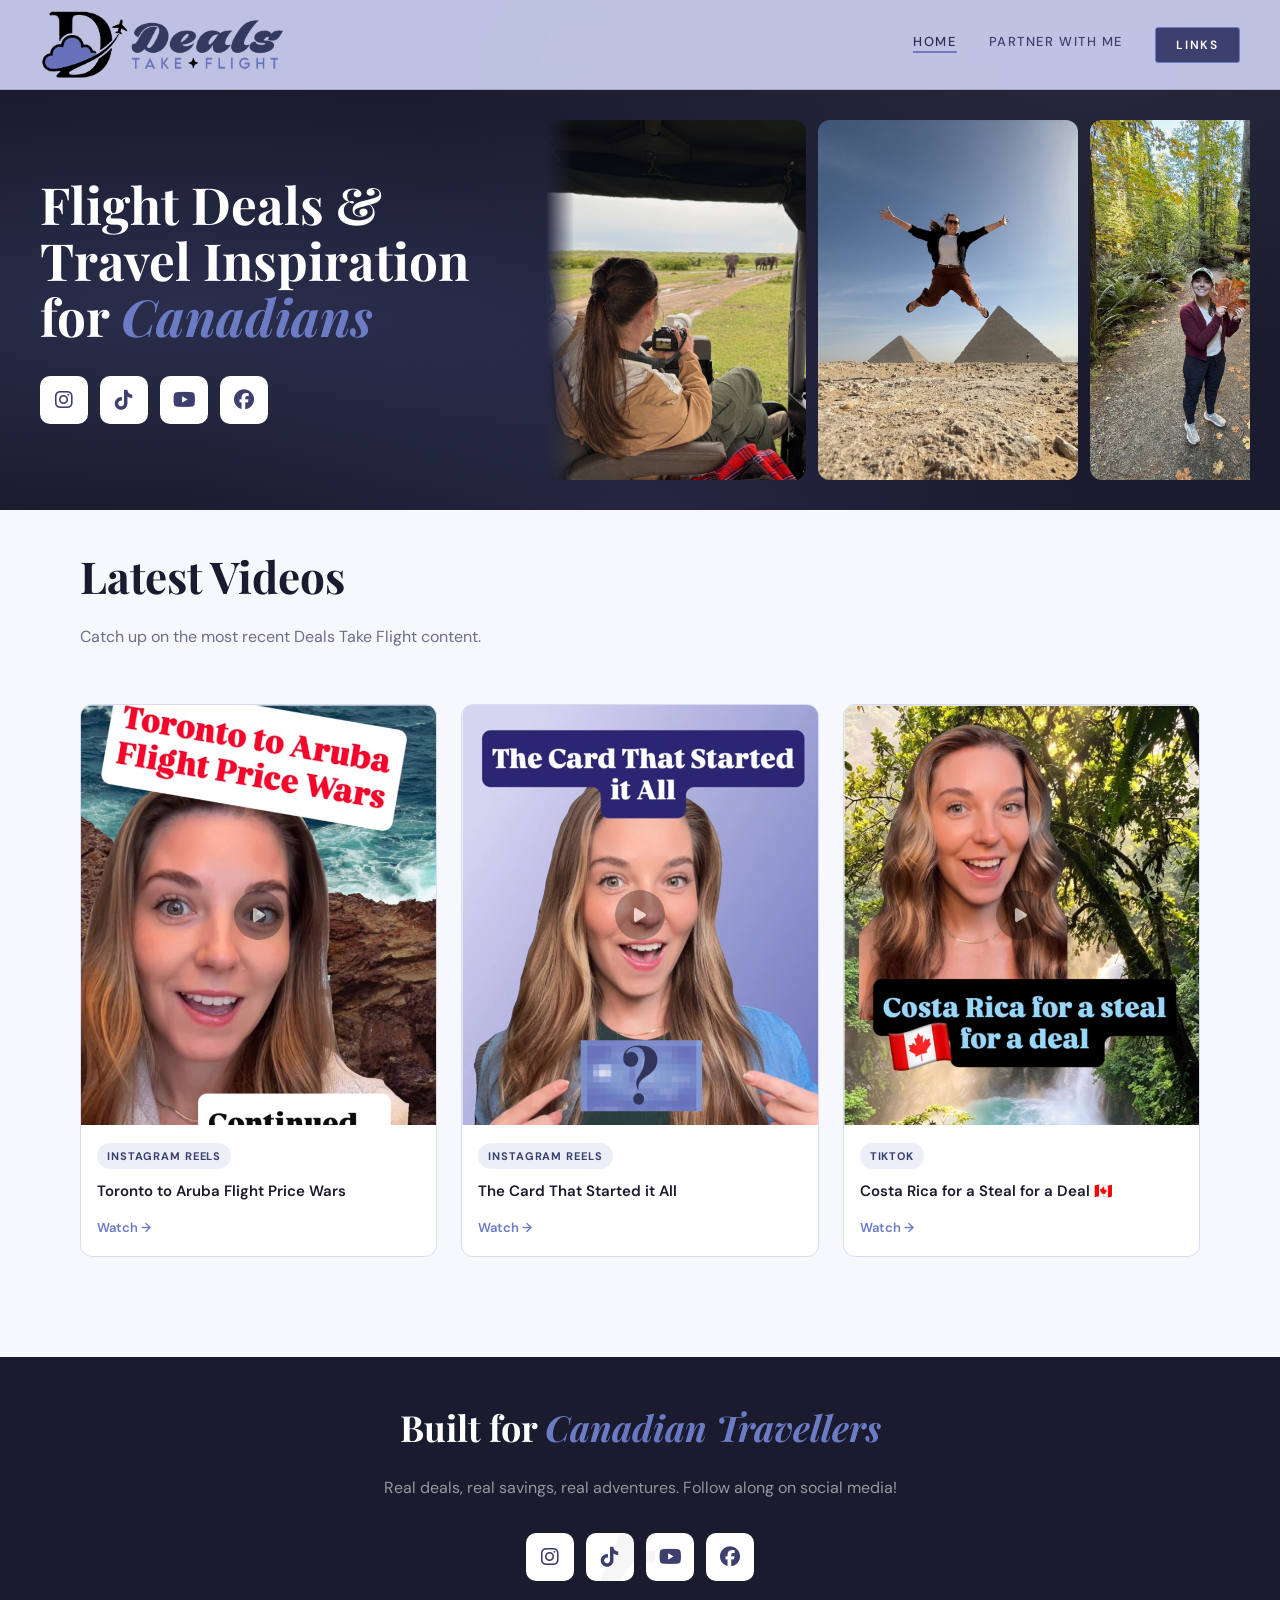
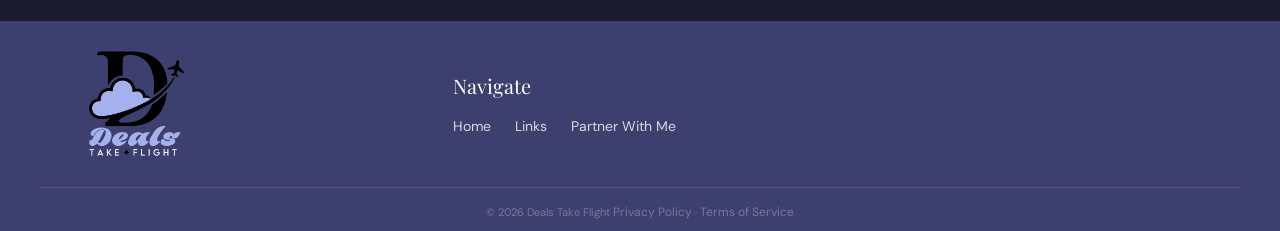
<file: index.html>
<!DOCTYPE html>
<html lang="en">
<head>
  <meta charset="UTF-8">
  <link rel="icon" type="image/png" href="assets/DTF Favicon.png">
  <link rel="apple-touch-icon" href="assets/DTF Favicon.png">
  <meta name="viewport" content="width=device-width, initial-scale=1.0">
  <title>Deals Take Flight. Canadian Travel Deals</title>
  <meta name="description" content="Discover the best flight deals departing from Canada. Business class upgrades, mistake fares, and curated travel savings for Canadians.">
  <link rel="stylesheet" href="style.css">
  <link rel="stylesheet" href="https://cdnjs.cloudflare.com/ajax/libs/font-awesome/6.5.0/css/all.min.css">
  <style>
    .reveal { opacity: 0; transform: translateY(24px); transition: opacity 0.6s ease, transform 0.6s ease; }
    .reveal.revealed { opacity: 1; transform: none; }

    /* ── HERO SPLIT LAYOUT ── */
    .hero { align-items: stretch; height: auto; min-height: auto; }
    .hero-split { position: relative; z-index: 1; display: flex; width: 100%; height: 100%; align-items: stretch; }
    .hero-text-col { flex: 0 0 45%; display: flex; flex-direction: column; justify-content: center; padding: 0 40px; }
    .hero-text { max-width: 480px; }

    .hero-photo-col {
      flex: 0 0 55%;
      position: relative;
      overflow: hidden;
      width: 100%;
      margin-left: -30px;
      padding-top: 30px;
      padding-bottom: 30px;
      mask-image: linear-gradient(to right, transparent 0%, black 4%);
      -webkit-mask-image: linear-gradient(to right, transparent 0%, black 4%);
    }

    .photo-scroll-track {
      display: flex;
      flex-direction: row;
      width: max-content;
      height: 360px;
      gap: 12px;
      animation: scrollCarousel 34s linear infinite;
    }

    .carousel-img {
      width: 260px;
      height: 360px;
      object-fit: cover;
      object-position: center top;
      border-radius: 12px;
      flex-shrink: 0;
    }

    @keyframes scrollCarousel {
      0%   { transform: translateX(0); }
      100% { transform: translateX(-50%); }
    }

    @media (max-width: 899px) {
      .hero { height: auto; min-height: auto; padding-bottom: 24px; }
      .hero-split { flex-direction: column; }
      .hero-text-col { flex: none; padding: 48px 20px 32px; }
      .hero-text { max-width: none; }
      .hero-photo-col {
        flex: none;
        width: 100%;
        max-height: 220px;
        margin-left: 0;
        margin-top: 16px;
        padding-top: 0;
        padding-bottom: 0;
        overflow: hidden;
        scrollbar-width: none;
        -webkit-overflow-scrolling: touch;
        mask-image: none;
        -webkit-mask-image: none;
      }
      .hero-photo-col::-webkit-scrollbar { display: none; }
      .photo-scroll-track {
        flex-direction: row;
        animation: scrollCarousel 34s linear infinite;
        width: max-content;
        height: 100%;
        gap: 8px;
      }
      .carousel-img {
        width: 160px;
        height: 220px;
        object-fit: cover;
        object-position: center top;
        border-radius: 12px;
        flex-shrink: 0;
      }
    }

    .platform-icon-group { display: flex; gap: 12px; margin-top: 32px; }
    .platform-icon-btn {
      display: flex;
      align-items: center;
      justify-content: center;
      width: 48px;
      height: 48px;
      border-radius: 10px;
      background: var(--white);
      color: var(--navy);
      text-decoration: none;
      transition: background 0.2s;
    }
    .platform-icon-btn i { font-size: 20px; color: var(--navy); }
    .platform-icon-btn:hover { background: var(--periwinkle); }

    /* ── RECENT VIDEOS ── */
    .video-grid { display: grid; grid-template-columns: repeat(3, 1fr); gap: 24px; }
    .video-card {
      display: block;
      text-decoration: none;
      color: inherit;
      background: var(--white);
      border: 1px solid var(--light-border);
      border-radius: 12px;
      overflow: hidden;
      transition: transform 0.2s, box-shadow 0.2s;
    }
    .video-card:hover { transform: translateY(-4px); box-shadow: 0 12px 32px rgba(61,63,110,0.1); }
    .video-thumb-wrap { position: relative; }
    .video-thumb {
      aspect-ratio: 9 / 16;
      max-height: 320px;
      background: var(--near-black);
      display: flex;
      align-items: center;
      justify-content: center;
      color: var(--white);
      font-size: 15px;
      font-weight: 600;
    }
    .video-thumb-img {
      width: 100%;
      height: 100%;
      object-fit: cover;
      object-position: center top;
      aspect-ratio: 9 / 16;
      max-height: 320px;
      display: block;
    }
    .play-overlay {
      position: absolute;
      top: 50%;
      left: 50%;
      transform: translate(-50%, -50%);
      width: 50px;
      height: 50px;
      border-radius: 50%;
      background: rgba(0,0,0,0.5);
      display: flex;
      align-items: center;
      justify-content: center;
      color: var(--white);
      opacity: 0.6;
      transition: opacity 0.2s;
    }
    .video-card:hover .play-overlay { opacity: 1; }
    .video-body { padding: 16px; }
    .video-tag {
      display: inline-block;
      background: rgba(107,123,196,0.12);
      color: var(--navy);
      font-size: 11px;
      font-weight: 700;
      text-transform: uppercase;
      letter-spacing: 0.08em;
      padding: 4px 10px;
      border-radius: 999px;
      margin-bottom: 10px;
    }
    .video-title { font-size: 15px; font-weight: 600; color: var(--near-black); margin-bottom: 8px; }
    .video-link { font-size: 13px; font-weight: 600; color: var(--cornflower); }

    @media (max-width: 900px) {
      .video-grid { grid-template-columns: 1fr; }
      .video-thumb, .video-thumb-img { height: 420px; max-height: 420px; }
    }

    @media (min-width: 900px) {
      .video-thumb, .video-thumb-img { max-height: 420px; }
    }

    #videos { padding-top: 40px; }

    /* ── FOOTER ── */
    footer { background: var(--navy); padding: 0; }
    .footer-top {
      display: grid;
      grid-template-columns: 1fr 2fr;
      align-items: center;
      padding: 28px 40px;
      gap: 0;
      margin-bottom: 0;
      border-bottom: none;
    }
    .footer-logo-img { height: 110px; width: auto; display: block; }
    .footer-nav-heading { font-family: var(--font-display); font-size: 20px; color: var(--white); font-weight: 400; margin-bottom: 12px; }
    .footer-nav-links { display: flex; flex-wrap: wrap; gap: 24px; }
    .footer-nav-links a { font-size: 14px; color: rgba(255,255,255,0.8); text-decoration: none; transition: color 0.2s; }
    .footer-nav-links a:hover { color: var(--white); }
    .footer-bottom {
      display: block;
      padding: 8px 60px 8px;
      border-top: 1px solid rgba(255,255,255,0.1);
      font-size: 11px;
      color: rgba(255,255,255,0.3);
      text-align: center;
    }
    @media (max-width: 700px) {
      .footer-top { grid-template-columns: 1fr; text-align: center; justify-items: center; gap: 24px; padding: 40px 24px; }
      .footer-nav-links { justify-content: center; gap: 24px; }
    }
  </style>
</head>
<body>

  <nav class="nav">
    <a href="index.html" class="nav-logo">
      <img src="assets/DTF logo -no background full text.png" alt="Deals Take Flight logo" class="nav-logo-img" style="height:70px;width:auto;">
    </a>
    <ul class="nav-links">
      <li><a href="index.html">Home</a></li>
      <li><a href="contact.html">Partner With Me</a></li>
      <li><a href="linktree.html" class="nav-cta">Links</a></li>
    </ul>
    <button class="nav-hamburger" aria-label="Toggle menu">
      <span></span>
      <span></span>
      <span></span>
    </button>
  </nav>

  <section class="hero">
    <div class="hero-bg"></div>
    <div class="hero-split">
      <div class="hero-text-col">
        <div class="hero-text">
          <h1 class="hero-title">Flight Deals &<br>Travel Inspiration<br>for <em>Canadians</em></h1>
          <div class="platform-icon-group">
            <a class="platform-icon-btn" href="https://www.instagram.com/dealstakeflight/" aria-label="Instagram" target="_blank" rel="noopener"><i class="fa-brands fa-instagram"></i></a>
            <a class="platform-icon-btn" href="https://www.tiktok.com/@dealstakeflight" aria-label="TikTok" target="_blank" rel="noopener"><i class="fa-brands fa-tiktok"></i></a>
            <a class="platform-icon-btn" href="https://www.youtube.com/@dealstakeflight" aria-label="YouTube" target="_blank" rel="noopener"><i class="fa-brands fa-youtube"></i></a>
            <a class="platform-icon-btn" href="https://www.facebook.com/dealstakeflight" aria-label="Facebook" target="_blank" rel="noopener"><i class="fa-brands fa-facebook"></i></a>
          </div>
        </div>
      </div>
      <div class="hero-photo-col">
        <div class="photo-scroll-track">
          <img class="carousel-img" src="assets/DTF 1.jpg" alt="Travel photo 1">
          <img class="carousel-img" src="assets/DTF 2.jpg" alt="Travel photo 2">
          <img class="carousel-img" src="assets/DTF 3.jpg" alt="Travel photo 3">
          <img class="carousel-img" src="assets/DTF 4.jpg" alt="Travel photo 4">
          <img class="carousel-img" src="assets/DTF 5.jpg" alt="Travel photo 5">
          <img class="carousel-img" src="assets/DTF 6.jpg" alt="Travel photo 6">
          <img class="carousel-img" src="assets/DTF 7.jpg" alt="Travel photo 7">
          <img class="carousel-img" src="assets/DTF 8.jpg" alt="Travel photo 8">
          <img class="carousel-img" src="assets/DTF 9.jpg" alt="Travel photo 9">
          <img class="carousel-img" src="assets/DTF 10.jpg" alt="Travel photo 10">
          <img class="carousel-img" src="assets/DTF 11.jpg" alt="Travel photo 11">
          <img class="carousel-img" src="assets/DTF 12.jpg" alt="Travel photo 12">
          <img class="carousel-img" src="assets/DTF 1.jpg" alt="" aria-hidden="true">
          <img class="carousel-img" src="assets/DTF 2.jpg" alt="" aria-hidden="true">
          <img class="carousel-img" src="assets/DTF 3.jpg" alt="" aria-hidden="true">
          <img class="carousel-img" src="assets/DTF 4.jpg" alt="" aria-hidden="true">
          <img class="carousel-img" src="assets/DTF 5.jpg" alt="" aria-hidden="true">
          <img class="carousel-img" src="assets/DTF 6.jpg" alt="" aria-hidden="true">
          <img class="carousel-img" src="assets/DTF 7.jpg" alt="" aria-hidden="true">
          <img class="carousel-img" src="assets/DTF 8.jpg" alt="" aria-hidden="true">
          <img class="carousel-img" src="assets/DTF 9.jpg" alt="" aria-hidden="true">
          <img class="carousel-img" src="assets/DTF 10.jpg" alt="" aria-hidden="true">
          <img class="carousel-img" src="assets/DTF 11.jpg" alt="" aria-hidden="true">
          <img class="carousel-img" src="assets/DTF 12.jpg" alt="" aria-hidden="true">
        </div>
      </div>
    </div>
  </section>

  <section class="section" id="videos">
    <h2 class="section-title reveal">Latest Videos</h2>
    <p class="section-subtitle reveal">Catch up on the most recent Deals Take Flight content.</p>

    <div class="video-grid">
      <a class="video-card reveal" href="https://www.instagram.com/reel/DcmAC0uJUV4/" target="_blank" rel="noopener">
        <div class="video-thumb-wrap">
          <img class="video-thumb-img" src="assets/Vid 1.png?v=2" alt="Toronto to Aruba Flight Price Wars">
          <div class="play-overlay"><i class="fa-solid fa-play"></i></div>
        </div>
        <div class="video-body">
          <span class="video-tag">Instagram Reels</span>
          <div class="video-title">Toronto to Aruba Flight Price Wars</div>
          <span class="video-link">Watch →</span>
        </div>
      </a>
      <a class="video-card reveal" href="https://www.instagram.com/reel/DcrvQAlMOss/" target="_blank" rel="noopener">
        <div class="video-thumb-wrap">
          <img class="video-thumb-img" src="assets/Vid 2.png?v=2" alt="The Card That Started it All">
          <div class="play-overlay"><i class="fa-solid fa-play"></i></div>
        </div>
        <div class="video-body">
          <span class="video-tag">Instagram Reels</span>
          <div class="video-title">The Card That Started it All</div>
          <span class="video-link">Watch →</span>
        </div>
      </a>
      <a class="video-card reveal" href="https://www.tiktok.com/@dealstakeflight/video/7676568440072703250" target="_blank" rel="noopener">
        <div class="video-thumb-wrap">
          <img class="video-thumb-img" src="assets/Vid 3.png?v=2" alt="Costa Rica for a Steal for a Deal">
          <div class="play-overlay"><i class="fa-solid fa-play"></i></div>
        </div>
        <div class="video-body">
          <span class="video-tag">TikTok</span>
          <div class="video-title">Costa Rica for a Steal for a Deal 🇨🇦</div>
          <span class="video-link">Watch →</span>
        </div>
      </a>
    </div>
  </section>

  <div class="divider-section">
    <h2>Built for <em style="font-style:italic;color:var(--cornflower);">Canadian Travellers</em></h2>
    <p>Real deals, real savings, real adventures. Follow along on social media!</p>
    <div class="platform-icon-group" style="justify-content:center;">
      <a class="platform-icon-btn" href="https://www.instagram.com/dealstakeflight/" aria-label="Instagram" target="_blank" rel="noopener"><i class="fa-brands fa-instagram"></i></a>
      <a class="platform-icon-btn" href="https://www.tiktok.com/@dealstakeflight" aria-label="TikTok" target="_blank" rel="noopener"><i class="fa-brands fa-tiktok"></i></a>
      <a class="platform-icon-btn" href="https://www.youtube.com/@dealstakeflight" aria-label="YouTube" target="_blank" rel="noopener"><i class="fa-brands fa-youtube"></i></a>
      <a class="platform-icon-btn" href="https://www.facebook.com/dealstakeflight" aria-label="Facebook" target="_blank" rel="noopener"><i class="fa-brands fa-facebook"></i></a>
    </div>
  </div>

  <footer>
    <div class="footer-inner">
      <div class="footer-top">
        <div class="footer-brand">
          <a href="index.html">
            <img src="assets/DTF logo square no background dark back ground.png" alt="Deals Take Flight" class="footer-logo-img">
          </a>
        </div>
        <div class="footer-nav-col">
          <h3 class="footer-nav-heading">Navigate</h3>
          <div class="footer-nav-links">
            <a href="index.html">Home</a>
            <a href="linktree.html">Links</a>
            <a href="contact.html">Partner With Me</a>
          </div>
        </div>
      </div>
      <div class="footer-bottom">
        © 2026 Deals Take Flight
        <div class="footer-legal"><a href="privacy.html">Privacy Policy</a> · <a href="terms.html">Terms of Service</a></div>
      </div>
    </div>
  </footer>

  <script src="main.js"></script>
</body>
</html>
</file>
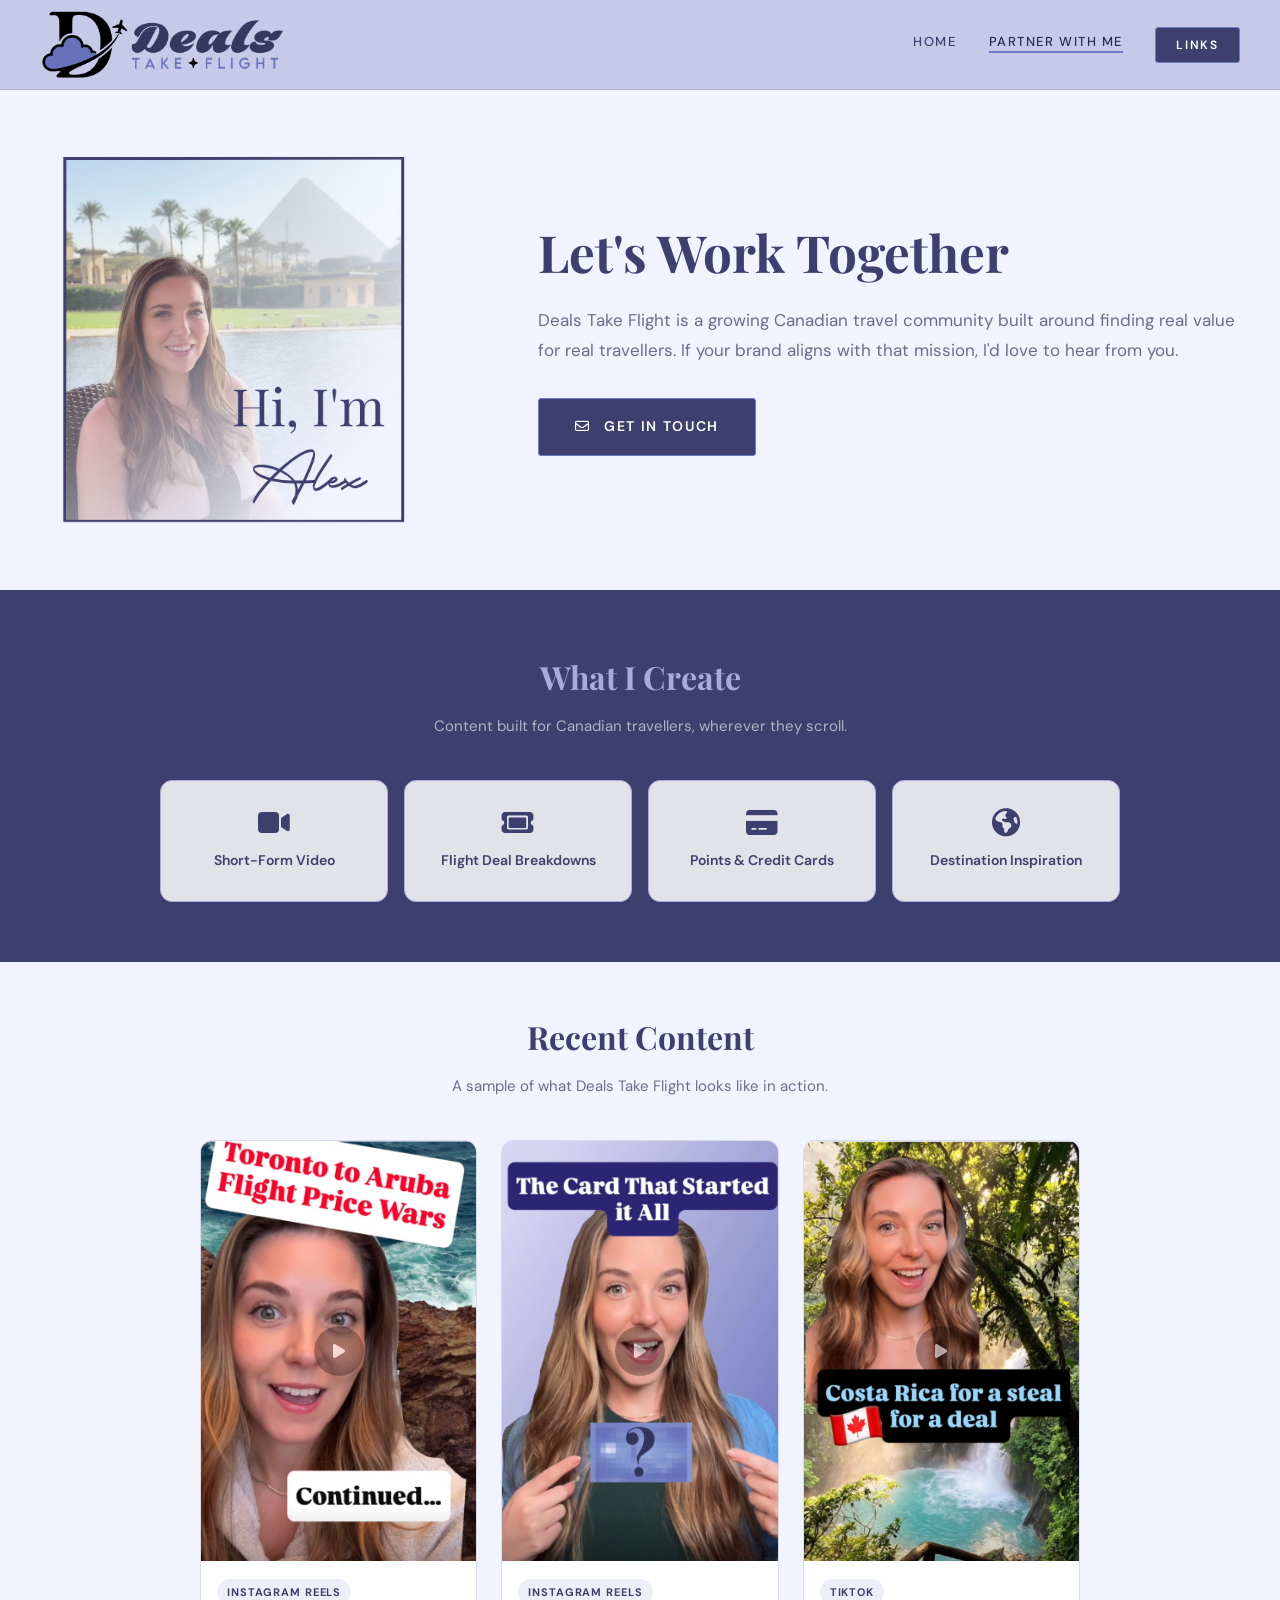
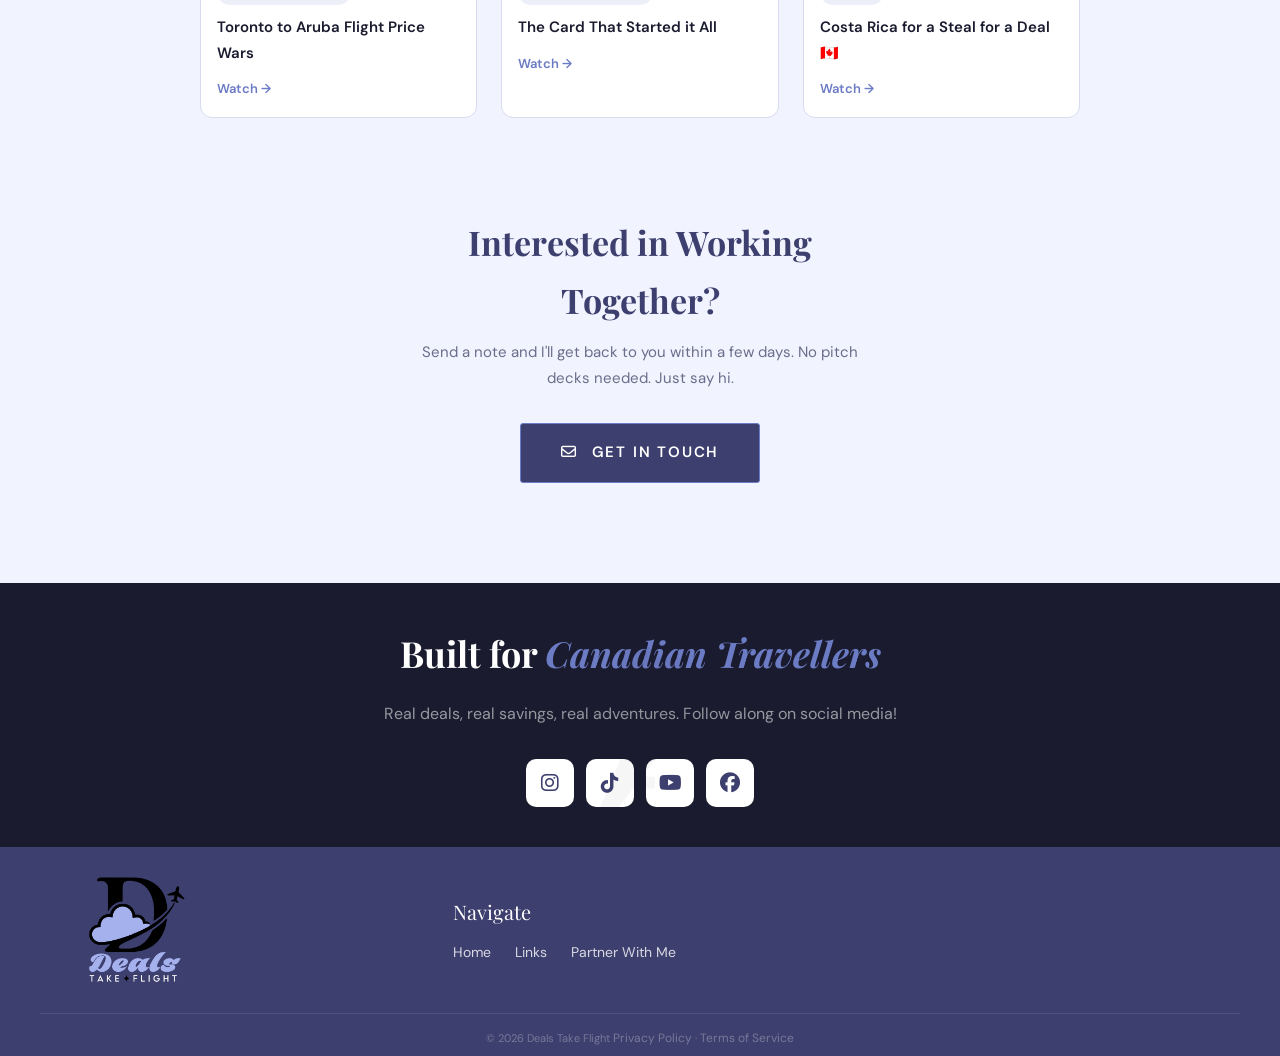
<file: contact.html>
<!DOCTYPE html>
<html lang="en">
<head>
  <meta charset="UTF-8">
  <link rel="icon" type="image/png" href="assets/DTF Favicon.png">
  <link rel="apple-touch-icon" href="assets/DTF Favicon.png">
  <meta name="viewport" content="width=device-width, initial-scale=1.0">
  <title>Partner With Me. Deals Take Flight</title>
  <link rel="stylesheet" href="style.css">
  <link rel="stylesheet" href="https://cdnjs.cloudflare.com/ajax/libs/font-awesome/6.5.0/css/all.min.css">
  <style>
    body { background: #f1f3ff; }

    .reveal { opacity: 0; transform: translateY(20px); transition: opacity 0.6s ease, transform 0.6s ease; }
    .reveal.revealed { opacity: 1; transform: none; }

    /* ── HERO ── */
    .contact-hero {
      background: #f1f3ff;
      padding: calc(var(--nav-height) + 60px) 40px 60px;
    }
    .contact-hero-inner {
      max-width: 1200px;
      margin: 0 auto;
      display: grid;
      grid-template-columns: 1fr 1.6fr;
      align-items: center;
      gap: 60px;
    }
    .hero-photo-wrap img {
      width: 100%;
      max-width: 380px;
      height: auto;
      object-fit: contain;
      border-radius: 8px;
      display: block;
    }
    .contact-hero-text h1 {
      font-family: var(--font-display);
      font-size: clamp(32px, 4vw, 56px);
      color: var(--navy);
      font-weight: 700;
      line-height: 1.1;
      margin-bottom: 24px;
    }
    .contact-hero-text p {
      font-size: 17px;
      color: var(--mid-gray);
      line-height: 1.8;
      margin-bottom: 32px;
    }

    @media (max-width: 899px) {
      .contact-hero { padding: calc(var(--nav-height) + 40px) 20px 40px; }
      .contact-hero-inner { grid-template-columns: 1fr; gap: 32px; }
      .hero-photo-wrap img { max-width: 280px; }
      .contact-hero-text h1 { font-size: clamp(28px, 7vw, 40px); }
      .contact-hero-text p { font-size: 15px; }
    }

    /* ── SHARED SECTION WRAP ── */
    .pw-section { max-width: 960px; margin: 0 auto; padding: 48px 40px; }
    .pw-section-title { font-family: var(--font-display); font-size: clamp(24px, 3vw, 32px); color: var(--navy); margin-bottom: 10px; text-align: center; }
    .pw-section-subtitle { font-size: 15px; color: var(--mid-gray); text-align: center; max-width: 480px; margin: 0 auto 40px; }

    /* ── WHAT I CREATE ── */
    .create-section-dark { background: var(--navy); padding: 60px 40px; }
    .create-section-dark .pw-section-title { color: var(--periwinkle-mid); }
    .create-section-dark .pw-section-subtitle { color: rgba(255,255,255,0.6); }
    .create-grid { display: grid; grid-template-columns: repeat(4, minmax(0, 1fr)); gap: 16px; }
    .create-card {
      width: 100%;
      background: rgba(255,255,255,0.85);
      border: 1px solid var(--periwinkle-mid);
      border-radius: 12px;
      padding: 28px 20px;
      text-align: center;
    }
    .create-icon { font-size: 28px; color: var(--navy); margin-bottom: 12px; display: block; }
    .create-label { font-size: 14px; font-weight: 600; color: var(--navy); }

    /* ── RECENT CONTENT (video cards, matches index.html) ── */
    .video-grid { display: grid; grid-template-columns: repeat(3, 1fr); gap: 24px; }
    .video-card {
      display: block;
      text-decoration: none;
      color: inherit;
      background: var(--white);
      border: 1px solid var(--light-border);
      border-radius: 12px;
      overflow: hidden;
      transition: transform 0.2s, box-shadow 0.2s;
    }
    .video-card:hover { transform: translateY(-4px); box-shadow: 0 12px 32px rgba(61,63,110,0.1); }
    .video-thumb-wrap { position: relative; }
    .video-thumb-img {
      width: 100%;
      height: 420px;
      object-fit: cover;
      object-position: center top;
      display: block;
    }
    .play-overlay {
      position: absolute;
      top: 50%;
      left: 50%;
      transform: translate(-50%, -50%);
      width: 50px;
      height: 50px;
      border-radius: 50%;
      background: rgba(0,0,0,0.5);
      display: flex;
      align-items: center;
      justify-content: center;
      color: var(--white);
      opacity: 0.6;
      transition: opacity 0.2s;
    }
    .video-card:hover .play-overlay { opacity: 1; }
    .video-body { padding: 16px; }
    .video-tag {
      display: inline-block;
      background: rgba(107,123,196,0.12);
      color: var(--navy);
      font-size: 11px;
      font-weight: 700;
      text-transform: uppercase;
      letter-spacing: 0.08em;
      padding: 4px 10px;
      border-radius: 999px;
      margin-bottom: 10px;
    }
    .video-title { font-size: 15px; font-weight: 600; color: var(--near-black); margin-bottom: 8px; }
    .video-link { font-size: 13px; font-weight: 600; color: var(--cornflower); }

    /* ── CONTACT CTA ── */
    .pw-contact-wrap { max-width: 560px; margin: 0 auto; padding: 48px 40px 100px; text-align: center; }
    .pw-contact-wrap h2 { font-family: var(--font-display); font-size: clamp(26px, 3.2vw, 34px); color: var(--navy); margin-bottom: 10px; }
    .pw-contact-wrap > p { font-size: 15px; color: var(--mid-gray); margin-bottom: 32px; }

    @media (max-width: 600px) {
      .create-grid { grid-template-columns: minmax(0, 1fr) minmax(0, 1fr); }
      .video-grid { grid-template-columns: 1fr; }
      .pw-section { padding: 40px 20px; }
      .pw-contact-wrap { padding: 40px 20px 80px; }
    }

    .platform-icon-group { display: flex; gap: 12px; margin-top: 32px; }
    .platform-icon-btn {
      display: flex;
      align-items: center;
      justify-content: center;
      width: 48px;
      height: 48px;
      border-radius: 10px;
      background: var(--white);
      color: var(--navy);
      text-decoration: none;
      transition: background 0.2s;
    }
    .platform-icon-btn i { font-size: 20px; color: var(--navy); }
    .platform-icon-btn:hover { background: var(--periwinkle); }

    /* ── FOOTER ── */
    footer { background: var(--navy); padding: 0; }
    .footer-top {
      display: grid;
      grid-template-columns: 1fr 2fr;
      align-items: center;
      padding: 28px 40px;
      gap: 0;
      margin-bottom: 0;
      border-bottom: none;
    }
    .footer-logo-img { height: 110px; width: auto; display: block; }
    .footer-nav-heading { font-family: var(--font-display); font-size: 20px; color: var(--white); font-weight: 400; margin-bottom: 12px; }
    .footer-nav-links { display: flex; flex-wrap: wrap; gap: 24px; }
    .footer-nav-links a { font-size: 14px; color: rgba(255,255,255,0.8); text-decoration: none; transition: color 0.2s; }
    .footer-nav-links a:hover { color: var(--white); }
    .footer-bottom {
      display: block;
      padding: 8px 60px 8px;
      border-top: 1px solid rgba(255,255,255,0.1);
      font-size: 11px;
      color: rgba(255,255,255,0.3);
      text-align: center;
    }
    @media (max-width: 700px) {
      .footer-top { grid-template-columns: 1fr; text-align: center; justify-items: center; gap: 24px; padding: 40px 24px; }
      .footer-nav-links { justify-content: center; gap: 24px; }
    }
  </style>
</head>
<body>

  <nav class="nav">
    <a href="index.html" class="nav-logo">
      <img src="assets/DTF logo -no background full text.png" alt="Deals Take Flight logo" class="nav-logo-img" style="height:70px;width:auto;">
    </a>
    <ul class="nav-links">
      <li><a href="index.html">Home</a></li>
      <li><a href="contact.html">Partner With Me</a></li>
      <li><a href="linktree.html" class="nav-cta">Links</a></li>
    </ul>
    <button class="nav-hamburger" aria-label="Toggle menu">
      <span></span>
      <span></span>
      <span></span>
    </button>
  </nav>

  <div class="contact-hero">
    <div class="contact-hero-inner">
      <div class="hero-photo-wrap reveal">
        <img src="assets/Headshot 2.png" alt="Hi, I'm Alex">
      </div>
      <div class="contact-hero-text reveal">
        <h1>Let's Work Together</h1>
        <p>Deals Take Flight is a growing Canadian travel community built around finding real value for real travellers. If your brand aligns with that mission, I'd love to hear from you.</p>
        <a href="mailto:dealstakeflight@gmail.com" class="btn-primary" style="padding: 16px 36px; font-size: 14px;">
          <i class="fa-regular fa-envelope" style="margin-right:8px;"></i>
          Get In Touch
        </a>
      </div>
    </div>
  </div>

  <div class="create-section-dark">
    <div class="pw-section" style="padding: 0;">
      <h2 class="pw-section-title reveal">What I Create</h2>
      <p class="pw-section-subtitle reveal">Content built for Canadian travellers, wherever they scroll.</p>
      <div class="create-grid">
        <div class="create-card reveal">
          <i class="fa-solid fa-video create-icon"></i>
          <div class="create-label">Short-Form Video</div>
        </div>
        <div class="create-card reveal">
          <i class="fa-solid fa-ticket create-icon"></i>
          <div class="create-label">Flight Deal Breakdowns</div>
        </div>
        <div class="create-card reveal">
          <i class="fa-solid fa-credit-card create-icon"></i>
          <div class="create-label">Points &amp; Credit Cards</div>
        </div>
        <div class="create-card reveal">
          <i class="fa-solid fa-earth-americas create-icon"></i>
          <div class="create-label">Destination Inspiration</div>
        </div>
      </div>
    </div>
  </div>

  <div class="pw-section">
    <h2 class="pw-section-title reveal">Recent Content</h2>
    <p class="pw-section-subtitle reveal">A sample of what Deals Take Flight looks like in action.</p>
    <div class="video-grid">
      <a class="video-card reveal" href="https://www.instagram.com/reel/DcmAC0uJUV4/" target="_blank" rel="noopener">
        <div class="video-thumb-wrap">
          <img class="video-thumb-img" src="assets/Vid 1.png?v=2" alt="Toronto to Aruba Flight Price Wars">
          <div class="play-overlay"><i class="fa-solid fa-play"></i></div>
        </div>
        <div class="video-body">
          <span class="video-tag">Instagram Reels</span>
          <div class="video-title">Toronto to Aruba Flight Price Wars</div>
          <span class="video-link">Watch →</span>
        </div>
      </a>
      <a class="video-card reveal" href="https://www.instagram.com/reel/DcrvQAlMOss/" target="_blank" rel="noopener">
        <div class="video-thumb-wrap">
          <img class="video-thumb-img" src="assets/Vid 2.png?v=2" alt="The Card That Started it All">
          <div class="play-overlay"><i class="fa-solid fa-play"></i></div>
        </div>
        <div class="video-body">
          <span class="video-tag">Instagram Reels</span>
          <div class="video-title">The Card That Started it All</div>
          <span class="video-link">Watch →</span>
        </div>
      </a>
      <a class="video-card reveal" href="https://www.tiktok.com/@dealstakeflight/video/7676568440072703250" target="_blank" rel="noopener">
        <div class="video-thumb-wrap">
          <img class="video-thumb-img" src="assets/Vid 3.png?v=2" alt="Costa Rica for a Steal for a Deal">
          <div class="play-overlay"><i class="fa-solid fa-play"></i></div>
        </div>
        <div class="video-body">
          <span class="video-tag">TikTok</span>
          <div class="video-title">Costa Rica for a Steal for a Deal 🇨🇦</div>
          <span class="video-link">Watch →</span>
        </div>
      </a>
    </div>
  </div>

  <div class="pw-contact-wrap reveal">
    <h2>Interested in Working Together?</h2>
    <p>Send a note and I'll get back to you within a few days. No pitch decks needed. Just say hi.</p>
    <a href="mailto:dealstakeflight@gmail.com" class="btn-primary" style="display:inline-block; padding: 16px 40px; font-size:15px;">
      <i class="fa-regular fa-envelope" style="margin-right:8px;"></i>
      Get In Touch
    </a>
  </div>

  <div class="divider-section">
    <h2>Built for <em style="font-style:italic;color:var(--cornflower);">Canadian Travellers</em></h2>
    <p>Real deals, real savings, real adventures. Follow along on social media!</p>
    <div class="platform-icon-group" style="justify-content:center;">
      <a class="platform-icon-btn" href="https://www.instagram.com/dealstakeflight/" aria-label="Instagram" target="_blank" rel="noopener"><i class="fa-brands fa-instagram"></i></a>
      <a class="platform-icon-btn" href="https://www.tiktok.com/@dealstakeflight" aria-label="TikTok" target="_blank" rel="noopener"><i class="fa-brands fa-tiktok"></i></a>
      <a class="platform-icon-btn" href="https://www.youtube.com/@dealstakeflight" aria-label="YouTube" target="_blank" rel="noopener"><i class="fa-brands fa-youtube"></i></a>
      <a class="platform-icon-btn" href="https://www.facebook.com/dealstakeflight" aria-label="Facebook" target="_blank" rel="noopener"><i class="fa-brands fa-facebook"></i></a>
    </div>
  </div>

  <footer>
    <div class="footer-inner">
      <div class="footer-top">
        <div class="footer-brand">
          <a href="index.html">
            <img src="assets/DTF logo square no background dark back ground.png" alt="Deals Take Flight" class="footer-logo-img">
          </a>
        </div>
        <div class="footer-nav-col">
          <h3 class="footer-nav-heading">Navigate</h3>
          <div class="footer-nav-links">
            <a href="index.html">Home</a>
            <a href="linktree.html">Links</a>
            <a href="contact.html">Partner With Me</a>
          </div>
        </div>
      </div>
      <div class="footer-bottom">
        © 2026 Deals Take Flight
        <div class="footer-legal"><a href="privacy.html">Privacy Policy</a> · <a href="terms.html">Terms of Service</a></div>
      </div>
    </div>
  </footer>

  <script src="main.js"></script>
</body>
</html>
</file>
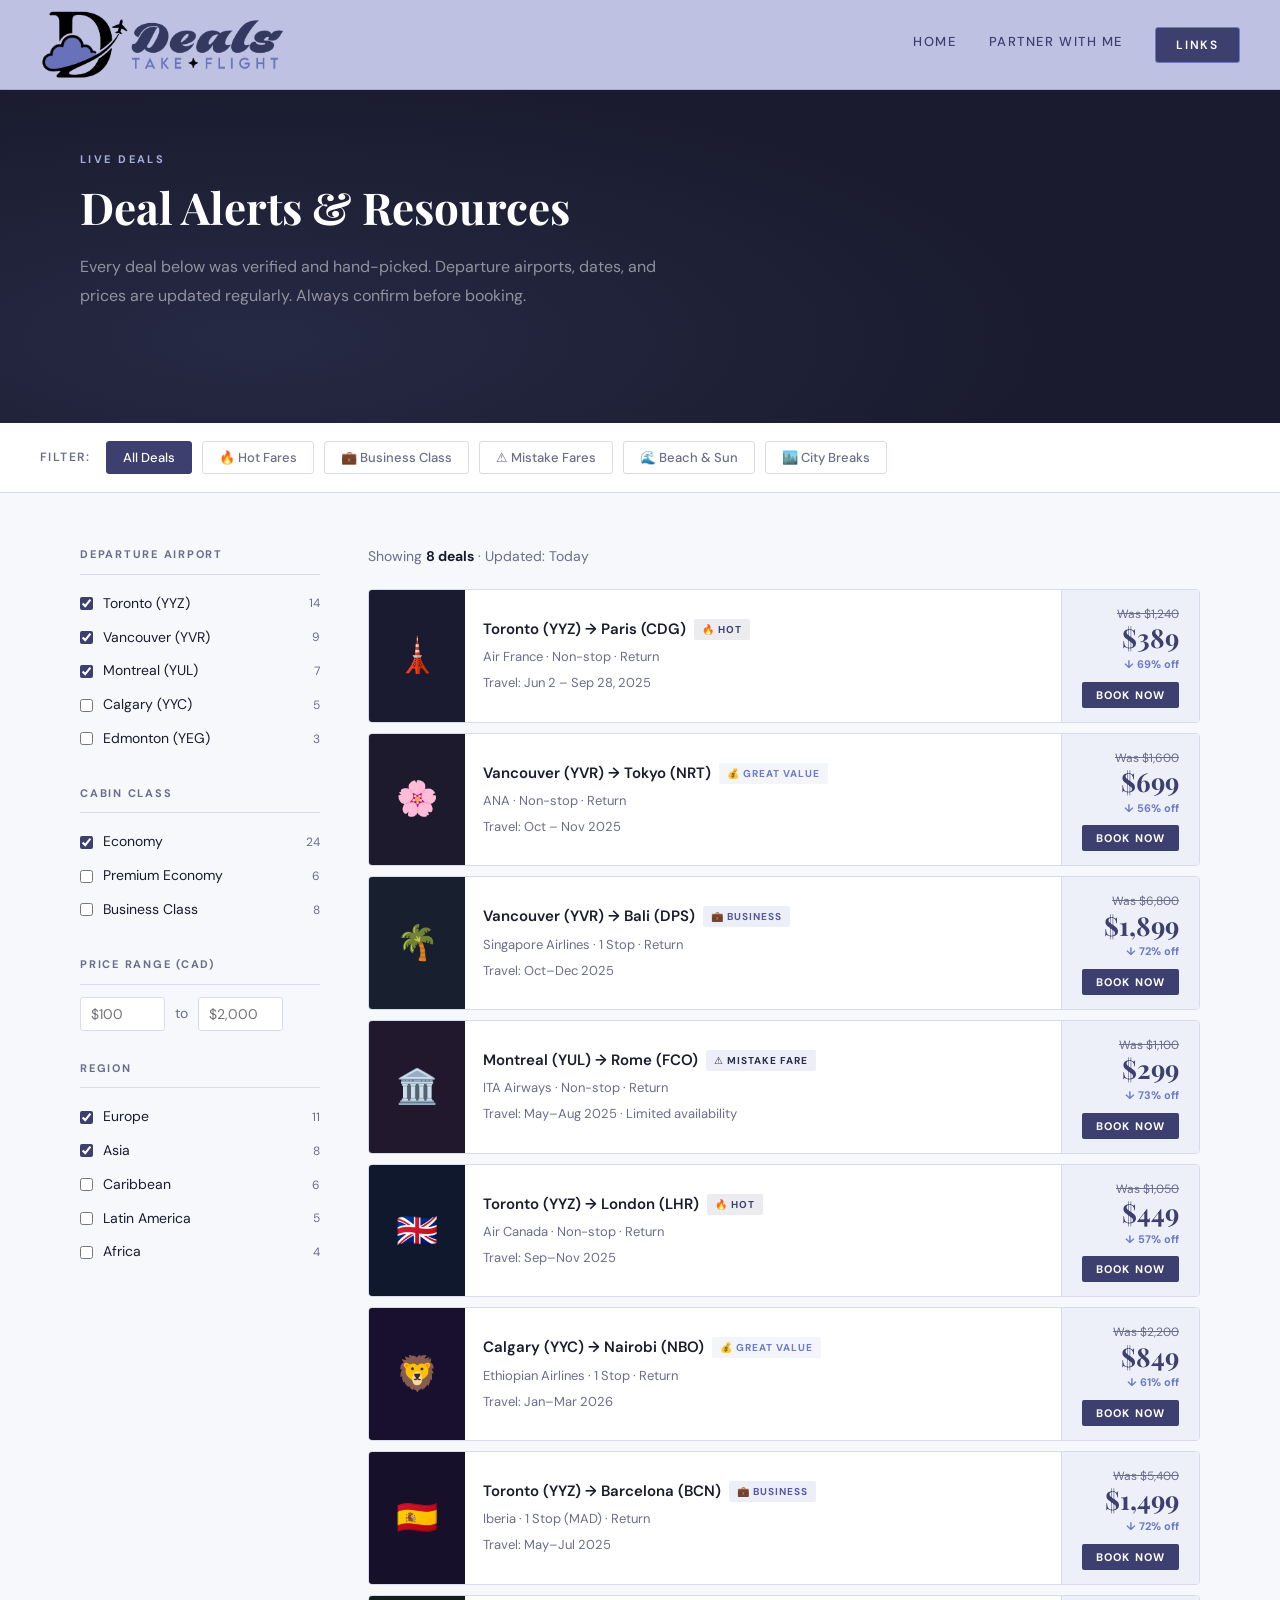
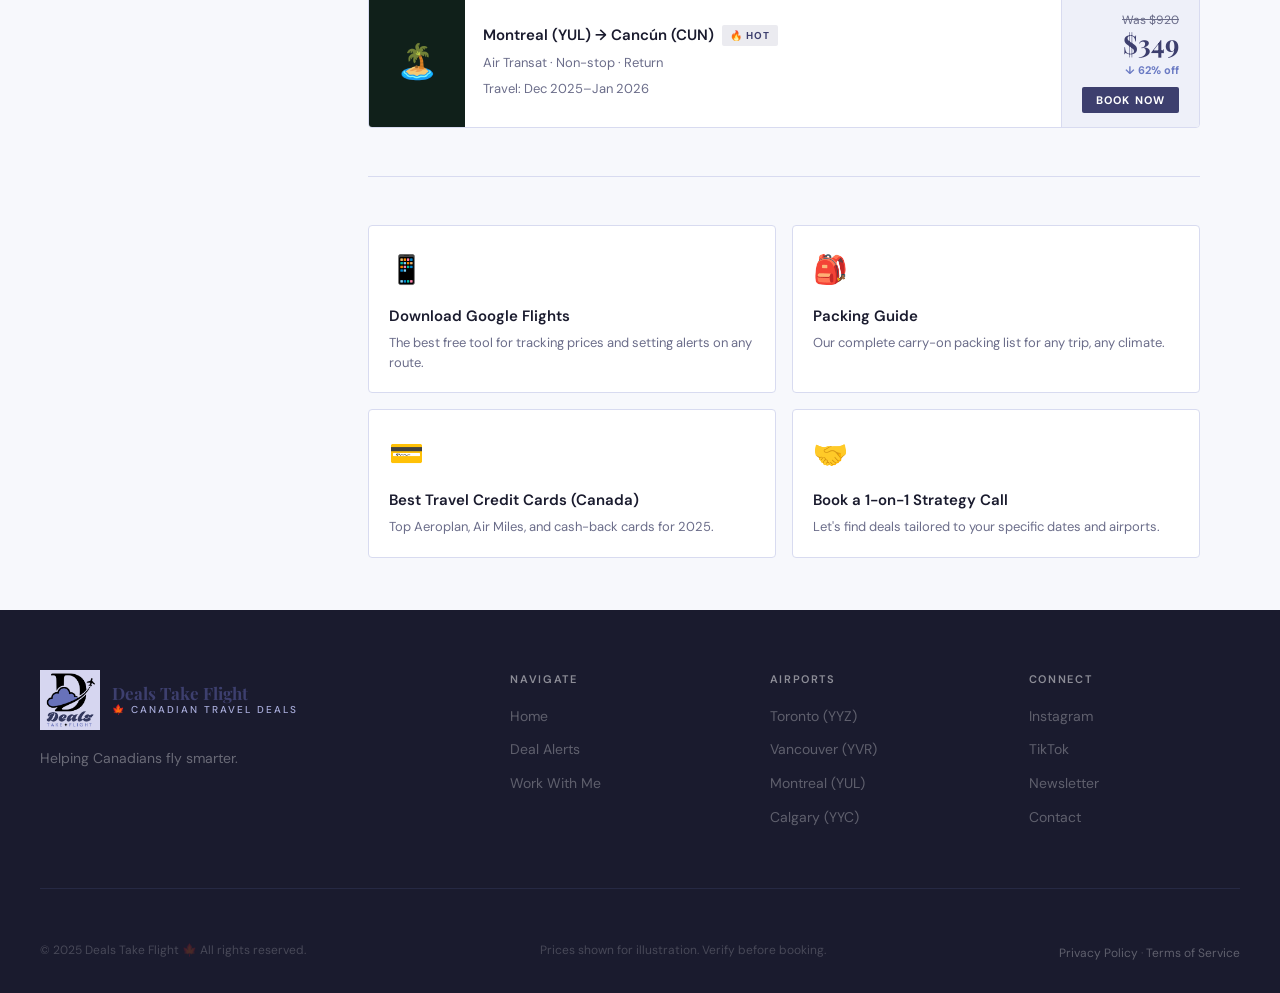
<file: links.html>
<!DOCTYPE html>
<html lang="en">
<head>
  <meta charset="UTF-8">
  <link rel="icon" type="image/png" href="assets/DTF Favicon.png">
  <link rel="apple-touch-icon" href="assets/DTF Favicon.png">
  <meta name="viewport" content="width=device-width, initial-scale=1.0">
  <title>Deal Alerts. Deals Take Flight</title>
  <link rel="stylesheet" href="style.css">
  <style>
    .reveal { opacity: 0; transform: translateY(20px); transition: opacity 0.5s ease, transform 0.5s ease; }
    .reveal.revealed { opacity: 1; transform: none; }

    .filter-bar { background: var(--white); border-bottom: 1px solid var(--light-border); padding: 18px 40px; position: sticky; top: var(--nav-height); z-index: 100; }
    .filter-inner { max-width: 1200px; margin: 0 auto; display: flex; gap: 10px; flex-wrap: wrap; align-items: center; }
    .filter-label { font-size: 12px; font-weight: 600; text-transform: uppercase; letter-spacing: 0.12em; color: var(--mid-gray); margin-right: 6px; }
    .filter-btn { padding: 7px 16px; background: transparent; border: 1px solid var(--light-border); font-size: 13px; font-family: var(--font-body); color: var(--mid-gray); cursor: pointer; border-radius: 3px; transition: var(--transition); font-weight: 500; }
    .filter-btn:hover { border-color: var(--navy); color: var(--navy); }
    .filter-btn.active { background: var(--navy); border-color: var(--navy); color: var(--white); }

    .deals-layout { max-width: 1200px; margin: 0 auto; padding: 52px 40px; display: grid; grid-template-columns: 240px 1fr; gap: 48px; align-items: start; }

    .sidebar { position: sticky; top: calc(var(--nav-height) + 65px); }
    .sidebar-section { margin-bottom: 28px; }
    .sidebar-title { font-size: 11px; font-weight: 700; letter-spacing: 0.16em; text-transform: uppercase; color: var(--mid-gray); margin-bottom: 12px; padding-bottom: 10px; border-bottom: 1px solid var(--light-border); }
    .checkbox-item { display: flex; align-items: center; gap: 10px; padding: 5px 0; cursor: pointer; }
    .checkbox-item input { accent-color: var(--navy); cursor: pointer; }
    .checkbox-item label { font-size: 14px; color: var(--near-black); cursor: pointer; }
    .checkbox-count { margin-left: auto; font-size: 12px; color: var(--mid-gray); }
    .price-range { display: flex; align-items: center; gap: 10px; margin-top: 8px; }
    .price-range input[type="number"] { width: 85px; padding: 7px 10px; border: 1px solid var(--light-border); font-size: 14px; font-family: var(--font-body); color: var(--near-black); border-radius: 3px; outline: none; }
    .price-range input[type="number"]:focus { border-color: var(--navy); }
    .price-sep { font-size: 14px; color: var(--mid-gray); }

    .deal-count { font-size: 14px; color: var(--mid-gray); margin-bottom: 20px; }
    .deal-count strong { color: var(--near-black); }

    .deal-row { background: var(--white); border: 1px solid var(--light-border); display: grid; grid-template-columns: 96px 1fr auto; overflow: hidden; transition: transform 0.2s, box-shadow 0.2s; cursor: pointer; margin-bottom: 10px; border-radius: 4px; }
    .deal-row:hover { transform: translateX(3px); box-shadow: 0 4px 20px rgba(61,63,110,0.1); }
    .deal-row-thumb { background: var(--near-black); display: flex; align-items: center; justify-content: center; font-size: 34px; }
    .deal-row-body { padding: 14px 18px; display: flex; flex-direction: column; justify-content: center; gap: 4px; }
    .deal-row-top { display: flex; align-items: center; gap: 8px; flex-wrap: wrap; }
    .deal-row-route { font-size: 15px; font-weight: 600; color: var(--near-black); }
    .deal-badge { font-size: 10px; font-weight: 700; letter-spacing: 0.1em; text-transform: uppercase; padding: 2px 8px; border-radius: 2px; }
    .badge-hot      { background: rgba(61,63,110,0.1); color: var(--navy); }
    .badge-business { background: rgba(107,123,196,0.12); color: var(--navy-light); }
    .badge-mistake  { background: rgba(168,172,218,0.2); color: var(--navy-dark); }
    .badge-cheap    { background: rgba(107,123,196,0.08); color: var(--cornflower); }
    .deal-row-meta  { font-size: 13px; color: var(--mid-gray); }
    .deal-row-dates { font-size: 13px; color: var(--mid-gray); }

    .deal-row-price { padding: 14px 20px; display: flex; flex-direction: column; align-items: flex-end; justify-content: center; border-left: 1px solid var(--light-border); background: var(--light-bg); min-width: 130px; }
    .deal-row-was { font-size: 12px; color: var(--mid-gray); text-decoration: line-through; }
    .deal-row-now { font-family: var(--font-display); font-size: 26px; font-weight: 700; color: var(--navy); line-height: 1.1; }
    .deal-row-pct { font-size: 11px; font-weight: 700; color: var(--cornflower); margin-top: 2px; }
    .deal-row-btn { margin-top: 8px; padding: 6px 14px; background: var(--navy); color: var(--white); font-size: 11px; font-weight: 700; text-transform: uppercase; letter-spacing: 0.1em; border: none; cursor: pointer; border-radius: 2px; transition: background 0.2s; font-family: var(--font-body); }
    .deal-row-btn:hover { background: var(--navy-dark); }

    .resource-grid { display: grid; grid-template-columns: repeat(2, 1fr); gap: 16px; margin-top: 48px; padding-top: 48px; border-top: 1px solid var(--light-border); }
    .resource-card { background: var(--white); border: 1px solid var(--light-border); padding: 20px; text-decoration: none; transition: var(--transition); display: block; border-radius: 4px; }
    .resource-card:hover { border-color: var(--cornflower); transform: translateY(-2px); box-shadow: 0 6px 20px rgba(61,63,110,0.08); }
    .resource-card-icon { font-size: 28px; margin-bottom: 10px; }
    .resource-card h3 { font-size: 15px; font-weight: 600; color: var(--near-black); margin-bottom: 4px; }
    .resource-card p { font-size: 13px; color: var(--mid-gray); line-height: 1.5; }

    @media (max-width: 900px) {
      .deals-layout { grid-template-columns: 1fr; }
      .sidebar { position: static; }
      .deal-row { grid-template-columns: 80px 1fr; }
      .deal-row-price { display: none; }
    }
    @media (max-width: 600px) {
      .filter-bar { padding: 14px 20px; }
      .deals-layout { padding: 32px 20px; }
      .resource-grid { grid-template-columns: 1fr; }
    }
  </style>
</head>
<body>

  <nav class="nav">
    <a href="index.html" class="nav-logo">
      <img src="assets/DTF logo -no background full text.png" alt="Deals Take Flight logo" class="nav-logo-img" style="height:70px;width:auto;">
    </a>
    <ul class="nav-links">
      <li><a href="index.html">Home</a></li>
      <li><a href="contact.html">Partner With Me</a></li>
      <li><a href="linktree.html" class="nav-cta">Links</a></li>
    </ul>
    <button class="nav-hamburger" aria-label="Toggle menu">
      <span></span>
      <span></span>
      <span></span>
    </button>
  </nav>

  <div class="page-hero">
    <div class="page-hero-inner">
      <div class="section-label">Live Deals</div>
      <h1 class="section-title">Deal Alerts &amp; Resources</h1>
      <p class="section-subtitle">Every deal below was verified and hand-picked. Departure airports, dates, and prices are updated regularly. Always confirm before booking.</p>
    </div>
  </div>

  <div class="filter-bar">
    <div class="filter-inner">
      <span class="filter-label">Filter:</span>
      <button class="filter-btn active">All Deals</button>
      <button class="filter-btn">🔥 Hot Fares</button>
      <button class="filter-btn">💼 Business Class</button>
      <button class="filter-btn">⚠️ Mistake Fares</button>
      <button class="filter-btn">🌊 Beach &amp; Sun</button>
      <button class="filter-btn">🏙️ City Breaks</button>
    </div>
  </div>

  <div class="deals-layout">
    <aside class="sidebar">
      <div class="sidebar-section">
        <div class="sidebar-title">Departure Airport</div>
        <div class="checkbox-item"><input type="checkbox" id="yyz" checked><label for="yyz">Toronto (YYZ)</label><span class="checkbox-count">14</span></div>
        <div class="checkbox-item"><input type="checkbox" id="yvr" checked><label for="yvr">Vancouver (YVR)</label><span class="checkbox-count">9</span></div>
        <div class="checkbox-item"><input type="checkbox" id="yul" checked><label for="yul">Montreal (YUL)</label><span class="checkbox-count">7</span></div>
        <div class="checkbox-item"><input type="checkbox" id="yyc"><label for="yyc">Calgary (YYC)</label><span class="checkbox-count">5</span></div>
        <div class="checkbox-item"><input type="checkbox" id="yeg"><label for="yeg">Edmonton (YEG)</label><span class="checkbox-count">3</span></div>
      </div>
      <div class="sidebar-section">
        <div class="sidebar-title">Cabin Class</div>
        <div class="checkbox-item"><input type="checkbox" id="eco" checked><label for="eco">Economy</label><span class="checkbox-count">24</span></div>
        <div class="checkbox-item"><input type="checkbox" id="prem"><label for="prem">Premium Economy</label><span class="checkbox-count">6</span></div>
        <div class="checkbox-item"><input type="checkbox" id="biz"><label for="biz">Business Class</label><span class="checkbox-count">8</span></div>
      </div>
      <div class="sidebar-section">
        <div class="sidebar-title">Price Range (CAD)</div>
        <div class="price-range"><input type="number" placeholder="$100" min="0"><span class="price-sep">to</span><input type="number" placeholder="$2,000" min="0"></div>
      </div>
      <div class="sidebar-section">
        <div class="sidebar-title">Region</div>
        <div class="checkbox-item"><input type="checkbox" id="europe" checked><label for="europe">Europe</label><span class="checkbox-count">11</span></div>
        <div class="checkbox-item"><input type="checkbox" id="asia" checked><label for="asia">Asia</label><span class="checkbox-count">8</span></div>
        <div class="checkbox-item"><input type="checkbox" id="carib"><label for="carib">Caribbean</label><span class="checkbox-count">6</span></div>
        <div class="checkbox-item"><input type="checkbox" id="latam"><label for="latam">Latin America</label><span class="checkbox-count">5</span></div>
        <div class="checkbox-item"><input type="checkbox" id="africa"><label for="africa">Africa</label><span class="checkbox-count">4</span></div>
      </div>
    </aside>

    <main>
      <p class="deal-count">Showing <strong>8 deals</strong> · Updated: Today</p>

      <div class="deal-row reveal"><div class="deal-row-thumb" style="background:#1a1b30;">🗼</div><div class="deal-row-body"><div class="deal-row-top"><span class="deal-row-route">Toronto (YYZ) → Paris (CDG)</span><span class="deal-badge badge-hot">🔥 Hot</span></div><div class="deal-row-meta">Air France · Non-stop · Return</div><div class="deal-row-dates">Travel: Jun 2 – Sep 28, 2025</div></div><div class="deal-row-price"><span class="deal-row-was">Was $1,240</span><span class="deal-row-now">$389</span><span class="deal-row-pct">↓ 69% off</span><button class="deal-row-btn">Book Now</button></div></div>

      <div class="deal-row reveal"><div class="deal-row-thumb" style="background:#1e1a2e;">🌸</div><div class="deal-row-body"><div class="deal-row-top"><span class="deal-row-route">Vancouver (YVR) → Tokyo (NRT)</span><span class="deal-badge badge-cheap">💰 Great Value</span></div><div class="deal-row-meta">ANA · Non-stop · Return</div><div class="deal-row-dates">Travel: Oct – Nov 2025</div></div><div class="deal-row-price"><span class="deal-row-was">Was $1,600</span><span class="deal-row-now">$699</span><span class="deal-row-pct">↓ 56% off</span><button class="deal-row-btn">Book Now</button></div></div>

      <div class="deal-row reveal"><div class="deal-row-thumb" style="background:#182030;">🌴</div><div class="deal-row-body"><div class="deal-row-top"><span class="deal-row-route">Vancouver (YVR) → Bali (DPS)</span><span class="deal-badge badge-business">💼 Business</span></div><div class="deal-row-meta">Singapore Airlines · 1 Stop · Return</div><div class="deal-row-dates">Travel: Oct–Dec 2025</div></div><div class="deal-row-price"><span class="deal-row-was">Was $6,800</span><span class="deal-row-now">$1,899</span><span class="deal-row-pct">↓ 72% off</span><button class="deal-row-btn">Book Now</button></div></div>

      <div class="deal-row reveal"><div class="deal-row-thumb" style="background:#22182e;">🏛️</div><div class="deal-row-body"><div class="deal-row-top"><span class="deal-row-route">Montreal (YUL) → Rome (FCO)</span><span class="deal-badge badge-mistake">⚠️ Mistake Fare</span></div><div class="deal-row-meta">ITA Airways · Non-stop · Return</div><div class="deal-row-dates">Travel: May–Aug 2025 · Limited availability</div></div><div class="deal-row-price"><span class="deal-row-was">Was $1,100</span><span class="deal-row-now">$299</span><span class="deal-row-pct">↓ 73% off</span><button class="deal-row-btn">Book Now</button></div></div>

      <div class="deal-row reveal"><div class="deal-row-thumb" style="background:#10182e;">🇬🇧</div><div class="deal-row-body"><div class="deal-row-top"><span class="deal-row-route">Toronto (YYZ) → London (LHR)</span><span class="deal-badge badge-hot">🔥 Hot</span></div><div class="deal-row-meta">Air Canada · Non-stop · Return</div><div class="deal-row-dates">Travel: Sep–Nov 2025</div></div><div class="deal-row-price"><span class="deal-row-was">Was $1,050</span><span class="deal-row-now">$449</span><span class="deal-row-pct">↓ 57% off</span><button class="deal-row-btn">Book Now</button></div></div>

      <div class="deal-row reveal"><div class="deal-row-thumb" style="background:#18102e;">🦁</div><div class="deal-row-body"><div class="deal-row-top"><span class="deal-row-route">Calgary (YYC) → Nairobi (NBO)</span><span class="deal-badge badge-cheap">💰 Great Value</span></div><div class="deal-row-meta">Ethiopian Airlines · 1 Stop · Return</div><div class="deal-row-dates">Travel: Jan–Mar 2026</div></div><div class="deal-row-price"><span class="deal-row-was">Was $2,200</span><span class="deal-row-now">$849</span><span class="deal-row-pct">↓ 61% off</span><button class="deal-row-btn">Book Now</button></div></div>

      <div class="deal-row reveal"><div class="deal-row-thumb" style="background:#16102a;">🇪🇸</div><div class="deal-row-body"><div class="deal-row-top"><span class="deal-row-route">Toronto (YYZ) → Barcelona (BCN)</span><span class="deal-badge badge-business">💼 Business</span></div><div class="deal-row-meta">Iberia · 1 Stop (MAD) · Return</div><div class="deal-row-dates">Travel: May–Jul 2025</div></div><div class="deal-row-price"><span class="deal-row-was">Was $5,400</span><span class="deal-row-now">$1,499</span><span class="deal-row-pct">↓ 72% off</span><button class="deal-row-btn">Book Now</button></div></div>

      <div class="deal-row reveal"><div class="deal-row-thumb" style="background:#10201a;">🏝️</div><div class="deal-row-body"><div class="deal-row-top"><span class="deal-row-route">Montreal (YUL) → Cancún (CUN)</span><span class="deal-badge badge-hot">🔥 Hot</span></div><div class="deal-row-meta">Air Transat · Non-stop · Return</div><div class="deal-row-dates">Travel: Dec 2025–Jan 2026</div></div><div class="deal-row-price"><span class="deal-row-was">Was $920</span><span class="deal-row-now">$349</span><span class="deal-row-pct">↓ 62% off</span><button class="deal-row-btn">Book Now</button></div></div>

      <div class="resource-grid">
        <a class="resource-card" href="#"><div class="resource-card-icon">📱</div><h3>Download Google Flights</h3><p>The best free tool for tracking prices and setting alerts on any route.</p></a>
        <a class="resource-card" href="#"><div class="resource-card-icon">🎒</div><h3>Packing Guide</h3><p>Our complete carry-on packing list for any trip, any climate.</p></a>
        <a class="resource-card" href="#"><div class="resource-card-icon">💳</div><h3>Best Travel Credit Cards (Canada)</h3><p>Top Aeroplan, Air Miles, and cash-back cards for 2025.</p></a>
        <a class="resource-card" href="contact.html"><div class="resource-card-icon">🤝</div><h3>Book a 1-on-1 Strategy Call</h3><p>Let's find deals tailored to your specific dates and airports.</p></a>
      </div>
    </main>
  </div>

  <footer>
    <div class="footer-inner">
      <div class="footer-top">
        <div class="footer-brand">
          <a href="index.html" class="nav-logo"><img src="assets/logo.jpg" alt="Deals Take Flight" class="nav-logo-img"><span class="nav-logo-text"><span>Deals Take Flight</span><span style="color:var(--periwinkle-mid);">🍁 Canadian Travel Deals</span></span></a>
          <p>Helping Canadians fly smarter.</p>
        </div>
        <div class="footer-col"><h4>Navigate</h4><a href="index.html">Home</a><a href="links.html">Deal Alerts</a><a href="contact.html">Work With Me</a></div>
        <div class="footer-col"><h4>Airports</h4><a href="#">Toronto (YYZ)</a><a href="#">Vancouver (YVR)</a><a href="#">Montreal (YUL)</a><a href="#">Calgary (YYC)</a></div>
        <div class="footer-col"><h4>Connect</h4><a href="#">Instagram</a><a href="#">TikTok</a><a href="#">Newsletter</a><a href="contact.html">Contact</a></div>
      </div>
      <div class="footer-bottom"><span>© 2025 Deals Take Flight 🍁 All rights reserved.</span><span>Prices shown for illustration. Verify before booking.</span><span class="footer-legal"><a href="privacy.html">Privacy Policy</a> · <a href="terms.html">Terms of Service</a></span></div>
    </div>
  </footer>

  <script src="main.js"></script>
  <script>
    document.querySelectorAll('.filter-btn').forEach(btn => {
      btn.addEventListener('click', () => {
        document.querySelectorAll('.filter-btn').forEach(b => b.classList.remove('active'));
        btn.classList.add('active');
      });
    });
  </script>
</body>
</html>
</file>
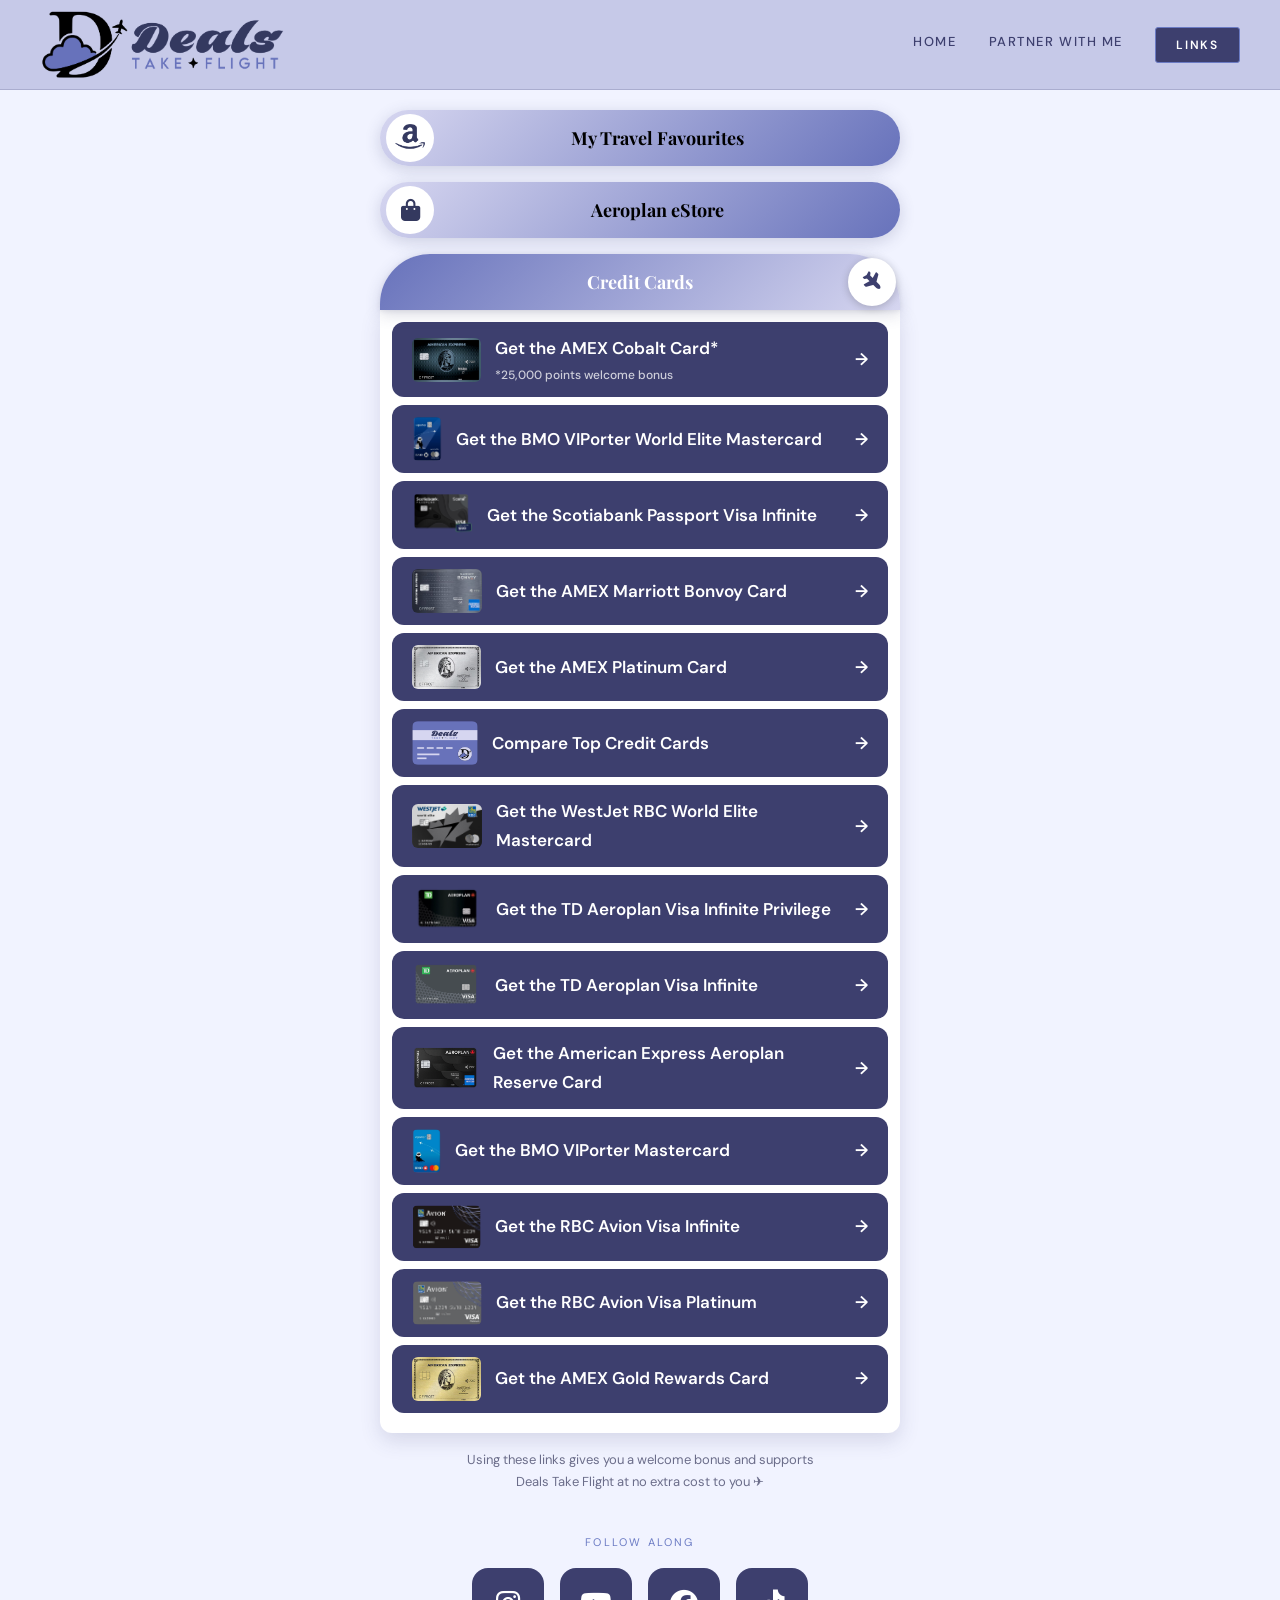
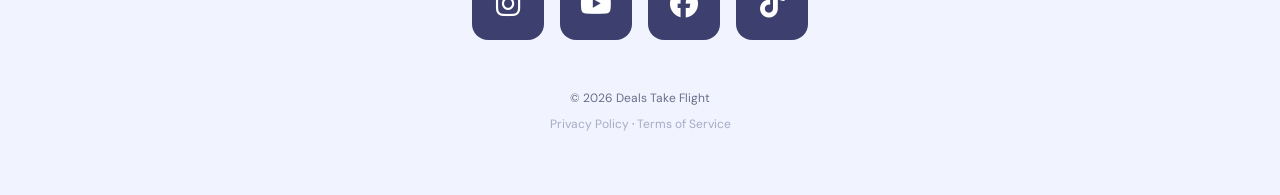
<file: linktree.html>
<!DOCTYPE html>
<html lang="en">
<head>
  <meta charset="UTF-8">
  <link rel="icon" type="image/png" href="assets/DTF Favicon.png">
  <link rel="apple-touch-icon" href="assets/DTF Favicon.png">
  <meta name="viewport" content="width=device-width, initial-scale=1.0">
  <title>Links. Deals Take Flight</title>
  <meta name="description" content="Deals Take Flight links. Get the AMEX Cobalt Card.">
  <link rel="stylesheet" href="style.css">
  <link rel="stylesheet" href="https://cdnjs.cloudflare.com/ajax/libs/font-awesome/6.5.0/css/all.min.css">
  <style>
    body { background: #f1f3ff; }

    .lt-wrap {
      min-height: calc(100vh - var(--nav-height));
      padding-top: calc(var(--nav-height) + 20px);
      padding-bottom: 60px;
      background: #f1f3ff;
      display: flex;
      flex-direction: column;
      align-items: center;
      padding-left: 20px;
      padding-right: 20px;
    }

    .lt-inner {
      width: 100%;
      max-width: 520px;
      text-align: center;
    }

    .lt-card-group {
      display: flex;
      flex-direction: column;
      gap: 12px;
    }

    .lt-btn {
      display: flex;
      align-items: center;
      justify-content: space-between;
      width: 100%;
      min-height: 64px;
      padding: 0 22px;
      background: var(--navy);
      color: var(--white);
      text-decoration: none;
      font-size: 17px;
      font-weight: 600;
      font-family: var(--font-body);
      border: none;
      border-radius: 12px;
      transition: background 0.2s;
      cursor: pointer;
      box-sizing: border-box;
    }

    .lt-btn:hover {
      background: var(--cornflower);
    }

    .lt-btn.card-btn {
      display: flex;
      align-items: center;
      gap: 14px;
      padding: 12px 20px;
    }

    .card-img {
      height: 44px;
      width: auto;
      object-fit: contain;
      border-radius: 6px;
      flex-shrink: 0;
    }

    .card-btn-text {
      flex: 1;
      text-align: left;
    }

    .lt-subtext {
      font-size: 13px;
      color: var(--mid-gray);
      text-align: center;
      max-width: 380px;
      margin: 10px auto 0;
    }

    .lt-section-label {
      color: var(--cornflower);
      font-size: 11px;
      letter-spacing: 0.2em;
      text-transform: uppercase;
      text-align: center;
      margin-top: 40px;
      margin-bottom: 16px;
    }

    .lt-heading {
      font-family: var(--font-display);
      font-size: 20px;
      font-weight: 700;
      color: var(--navy);
      letter-spacing: normal;
      text-transform: none;
      text-align: center;
      margin-top: 20px;
      margin-bottom: 10px;
    }

    @media (max-width: 520px) {
      .lt-wrap { padding-top: calc(var(--nav-height) + 12px); }
      .lt-heading { margin-top: 16px; }
    }

    .accordion-wrapper {
      position: relative;
      height: 56px;
      width: 100%;
      margin-bottom: 12px;
      cursor: pointer;
    }

    .accordion-toggle {
      position: absolute;
      inset: 0;
      z-index: 1;
      border-radius: 50px;
      display: flex;
      align-items: center;
      justify-content: center;
      overflow: hidden;
      background: linear-gradient(135deg, #d6d6f0 0%, #6772bb 100%);
      box-shadow: 0 4px 16px rgba(61,63,110,0.2), 0 1px 4px rgba(61,63,110,0.1);
      transition: background 0.4s ease, border-radius 0.4s ease;
    }

    .accordion-wrapper.open .accordion-toggle {
      border-radius: 50px 50px 0 0;
      background: linear-gradient(135deg, #6772bb 0%, #d6d6f0 100%);
    }

    .accordion-title {
      position: relative;
      z-index: 3;
      font-family: var(--font-display);
      font-size: 18px;
      font-weight: 700;
      color: #000000;
      text-align: center;
      transition: color 0.4s ease;
      pointer-events: none;
    }

    .accordion-wrapper.open .accordion-title {
      color: #ffffff;
    }

    .accordion-knob {
      position: absolute;
      top: 50%;
      left: 4px;
      transform: translateY(-50%);
      z-index: 2;
      width: 48px;
      height: 48px;
      border-radius: 50%;
      background: #ffffff;
      box-shadow: 0 2px 8px rgba(0,0,0,0.2);
      transition: left 0.4s ease;
      display: flex;
      align-items: center;
      justify-content: center;
      pointer-events: none;
    }

    .accordion-wrapper.open .accordion-knob {
      left: calc(100% - 52px);
    }

    .accordion-plane-icon {
      display: inline-block;
      font-size: 18px;
      color: var(--navy);
      transform: rotate(-45deg);
      transition: transform 0.4s ease;
    }

    .accordion-wrapper.open .accordion-plane-icon {
      transform: rotate(45deg);
    }

    .collapsible-content {
      max-height: 0;
      opacity: 0;
      overflow: hidden;
      background: var(--white);
      border-radius: 0 0 12px 12px;
      padding: 0 12px;
      margin-top: -12px;
      transition: max-height 0.35s ease, opacity 0.3s ease, padding 0.35s ease;
    }

    .collapsible-content.open {
      max-height: 5000px;
      opacity: 1;
      padding: 12px;
      box-shadow: 0 8px 20px rgba(61,63,110,0.15);
    }

    .accordion-section {
      margin-bottom: 16px;
    }

    .lt-pill-link-btn {
      height: 56px;
      width: 100%;
      border-radius: 50px;
      background: linear-gradient(135deg, #d6d6f0 0%, #6772bb 100%);
      box-shadow: 0 4px 16px rgba(61,63,110,0.2);
      display: flex;
      align-items: center;
      justify-content: center;
      gap: 8px;
      font-family: var(--font-display);
      font-size: 18px;
      font-weight: 700;
      color: #000000;
      text-decoration: none;
      cursor: pointer;
      margin-bottom: 16px;
      box-sizing: border-box;
    }

    .collapsible-content .lt-card-group {
      gap: 0;
    }

    .collapsible-content .lt-card-group > .lt-btn {
      margin-bottom: 8px;
    }


    .lt-airline-grid {
      display: grid;
      grid-template-columns: 1fr 1fr;
      gap: 12px;
    }

    .lt-airline-btn {
      min-height: 80px;
      background: var(--navy);
      color: var(--white);
      border-radius: 12px;
      font-size: 15px;
      font-weight: 600;
      text-align: center;
      text-decoration: none;
      display: flex;
      align-items: center;
      justify-content: center;
      transition: background 0.2s;
      cursor: pointer;
      box-sizing: border-box;
    }

    .lt-airline-btn:hover {
      background: var(--cornflower);
    }

    .lt-btn-current-sale {
      text-align: left;
      justify-content: flex-start;
      padding-left: 20px;
    }

    .lt-btn-current-sale-text {
      flex: 1;
      min-width: 0;
      white-space: nowrap;
      font-size: clamp(14px, 4vw, 17px);
      overflow: hidden;
      text-overflow: ellipsis;
    }

    .lt-airline-subtext {
      font-size: 12px;
      color: var(--mid-gray);
      text-align: center;
      margin-top: 10px;
    }

    .lt-social-group {
      display: flex;
      flex-direction: row;
      justify-content: center;
      gap: 16px;
    }

    .lt-social-btn {
      display: flex;
      align-items: center;
      justify-content: center;
      width: 72px;
      height: 72px;
      background: var(--navy);
      color: var(--white);
      text-decoration: none;
      border-radius: 16px;
      transition: background 0.2s, transform 0.2s;
      cursor: pointer;
      box-sizing: border-box;
    }

    .lt-social-btn i {
      font-size: 28px;
      color: var(--white);
    }

    .lt-social-btn:hover {
      background: var(--cornflower);
      transform: scale(1.08);
    }

    .lt-footer {
      text-align: center;
      font-size: 12px;
      color: var(--mid-gray);
      margin-top: 48px;
    }

    .lt-footer .footer-legal { display: block; margin-top: 6px; }
    .lt-footer .footer-legal a { font-size: 12px; color: rgba(61,63,110,0.4); text-decoration: none; transition: color 0.2s; }
    .lt-footer .footer-legal a:hover { color: var(--navy); }
  </style>
</head>
<body>

  <nav class="nav">
    <a href="index.html" class="nav-logo">
      <img src="assets/DTF logo -no background full text.png" alt="Deals Take Flight logo" class="nav-logo-img" style="height:70px;width:auto;">
    </a>
    <ul class="nav-links">
      <li><a href="index.html">Home</a></li>
      <li><a href="contact.html">Partner With Me</a></li>
      <li><a href="linktree.html" class="nav-cta">Links</a></li>
    </ul>
    <button class="nav-hamburger" aria-label="Toggle menu">
      <span></span>
      <span></span>
      <span></span>
    </button>
  </nav>

  <div class="lt-wrap">
    <div class="lt-inner">

      <a href="https://www.flyporter.com/en-ca/special-offers/seat-sale?promocode=HBD2PD"
         id="porter-30-off-btn"
         target="_blank"
         style="display:flex; align-items:center; justify-content:center;
                width:100%; height:56px; border-radius:50px;
                background:linear-gradient(135deg, #d6d6f0 0%, #6772bb 100%);
                box-shadow:0 4px 16px rgba(61,63,110,0.2);
                font-family:'Playfair Display',Georgia,serif;
                font-size:18px; font-weight:700; color:#000000;
                text-decoration:none; cursor:pointer;
                margin-bottom:16px;">
        ✈ Porter 30% Off
      </a>

      <div id="international-flight-sales-section" class="accordion-section">
      <div class="accordion-wrapper international-sales-toggle">
        <div class="accordion-toggle">
          <span class="accordion-title">International Flight Sales</span>
        </div>
        <div class="accordion-knob"><i class="fa-solid fa-plane accordion-plane-icon"></i></div>
      </div>
      <div id="international-sales-content" class="collapsible-content">
      <div class="lt-card-group">
        <a id="toronto-zurich-btn" class="lt-btn lt-btn-current-sale" href="https://www.google.ca/travel/flights/booking?tfs=[base64]&tfu=CnRDalJJU0dGUVpWZFBWRzQ1VFdOQlEyVnZZMEZDUnkwdExTMHRMUzB0YjJ0aWFYa3pOVUZCUVVGQlIzSmZUMlZSUkZKdVEyZEJFZ3RHU1RVMk9YeEdTVFl3TXhvTENMbjVBaEFDR2dORFFVUTRISERQaHdJPRIGCAAgAigFIgA&curr=CAD" target="_blank" rel="noopener">
          <span class="lt-btn-current-sale-text">✈ Toronto to Zurich</span>
          <span class="btn-arrow">→</span>
        </a>
        <a id="toronto-tokyo-btn" class="lt-btn lt-btn-current-sale" href="https://www.google.com/travel/flights/search?tfs=CBwQAhoqEgoyMDI3LTA2LTAzKABqDAgCEggvbS8waDdoNnIMCAISCC9tLzA3ZGZrGioSCjIwMjctMDYtMTcoAGoMCAISCC9tLzA3ZGZrcgwIAhIIL20vMGg3aDZAAUgBcAGCAQsI____________AZgBAQ&hl=en&gl=CA" target="_blank" rel="noopener">
          <span class="lt-btn-current-sale-text">✈ Toronto to Tokyo</span>
          <span class="btn-arrow">→</span>
        </a>
        <a id="vancouver-manila-btn" class="lt-btn lt-btn-current-sale" href="https://www.google.com/travel/flights/search?tfs=CBwQAhorEgoyMDI3LTAzLTEwKABqDAgDEggvbS8wODBoMnINCAISCS9tLzAxOTVwZBorEgoyMDI3LTAzLTI0KABqDQgCEgkvbS8wMTk1cGRyDAgDEggvbS8wODBoMkABSAFwAYIBCwj___________8BmAEB&tfu=EgYIABAAGAA&hl=en-US&gl=CA" target="_blank" rel="noopener">
          <span class="lt-btn-current-sale-text">✈ Vancouver to Manila</span>
          <span class="btn-arrow">→</span>
        </a>
        <a id="toronto-manila-btn" class="lt-btn lt-btn-current-sale" href="https://www.google.com/travel/flights/booking?tfs=[base64]&tfu=CnRDalJJTldWb01tUk1iRlJhZGxGQlZYbHlhMUZDUnkwdExTMHRMUzB0TFMwdGIzbG1PVUZCUVVGQlIzSkxaVzFqUVd4VGRVRkJFZ3BQV2pjd05IeEJRell5R2dzSW1wQUhFQUlhQTBOQlJEZ2NjT21HQlE1ORICCAAiAwoBMA&hl=en-US&gl=CA" target="_blank" rel="noopener">
          <span class="lt-btn-current-sale-text">✈ Toronto to Manila</span>
          <span class="btn-arrow">→</span>
        </a>
        <a id="winnipeg-manila-btn" class="lt-btn lt-btn-current-sale" href="https://www.google.com/travel/flights/booking?tfs=[base64]&tfu=CnRDalJJVVdKNk5rUlNTREZZYlhOQlZWQjNjM2RDUnkwdExTMHRMUzB0TFc5cmNtTXhPVUZCUVVGQlIzSkxaVzFCU0hZNFRFZEJFZ3BCUXpFNGZFRkRNamt5R2dzSWhJY0lFQUlhQTBOQlJEZ2NjSXJiQlE1ORICCAAiAwoBMA&hl=en-US&gl=CA" target="_blank" rel="noopener">
          <span class="lt-btn-current-sale-text">✈ Winnipeg to Manila</span>
          <span class="btn-arrow">→</span>
        </a>
        <a id="toronto-saint-martin-btn" class="lt-btn lt-btn-current-sale" href="https://www.google.com/travel/flights/search?tfs=CBwQAhopEgoyMDI3LTAxLTExagwIAxIIL20vMGg3aDZyDQgDEgkvbS8wMTFodm4aKRIKMjAyNy0wMS0xOGoNCAMSCS9tLzAxMWh2bnIMCAMSCC9tLzBoN2g2QAFIAXABggELCP___________8BmAEB&tfu=EgIIACIA&hl=en&gl=CA" target="_blank" rel="noopener">
          <span class="lt-btn-current-sale-text">✈ Toronto to Saint Martin</span>
          <span class="btn-arrow">→</span>
        </a>
        <a id="toronto-melbourne-btn" class="lt-btn lt-btn-current-sale" href="https://www.google.com/travel/flights/search?tfs=[base64]&tfu=CnxDalJJVEhOeWVGVmFSMDFXVDBGQlRtWk5Xa0ZDUnkwdExTMHRMUzB0TFMwdGIzbGlPRUZCUVVGQlIzSkxaRk0wUzFSZlFUUkJFaEZFVERRNU56aDhSRXc0TlRKOFJFd3hNUm9MQ0xyd0J4QUNHZ05EUVVRNEhIRDh3Z1U5EgIIACIA&hl=en&gl=CA" target="_blank" rel="noopener">
          <span class="lt-btn-current-sale-text">✈ Toronto to Melbourne</span>
          <span class="btn-arrow">→</span>
        </a>
        <a id="toronto-turks-caicos-btn" class="lt-btn lt-btn-current-sale" href="https://www.google.com/travel/flights/search?tfs=CBwQAhorEgoyMDI2LTExLTE0KABqDAgCEggvbS8waDdoNnINCAISCS9tLzA2dmp0XxorEgoyMDI2LTExLTIxKABqDQgCEgkvbS8wNnZqdF9yDAgCEggvbS8waDdoNkABSAFwAYIBCwj___________8BmAEB&tfu=EgYIABAAGAA&hl=en&gl=CA" target="_blank" rel="noopener">
          <span class="lt-btn-current-sale-text">✈ Toronto to Turks and Caicos</span>
          <span class="btn-arrow">→</span>
        </a>
        <a id="toronto-new-delhi-btn" class="lt-btn lt-btn-current-sale" href="https://www.google.com/travel/flights/booking?tfs=[base64]&tfu=CnRDalJJYUc1U05rcDJjRlJrZDNOQlNIWmllbWRDUnkwdExTMHRMUzB0TFc5NVkyZG5PVUZCUVVGQlIzRXlYMXB6VDJSVGMwZEJFZ3BGV1RJeE0zeEZXVEl4R2dzSTBPOFZFQUlhQTBOQlJEZ2NjS2U3RHc5ORICCAAiAwoBMQ&hl=en-US&gl=CA" target="_blank" rel="noopener">
          <span class="lt-btn-current-sale-text">✈ Toronto to New Delhi</span>
          <span class="btn-arrow">→</span>
        </a>
        <a id="vancouver-hanoi-btn" class="lt-btn lt-btn-current-sale" href="https://www.google.com/travel/flights/booking?tfs=[base64]&tfu=CnRDalJJVkZWdVVrTndiMTlaU2sxQlFuRktTV2RDUnkwdExTMHRMUzB0YjJ0aVltY3lOa0ZCUVVGQlIzRXdZbU5OVEUxT01VZEJFZ3hEV2pneE43aDhRMW96TWprYUN3alhwZ1FRQWhvRFEwRkVPQnh3dW9ZRBICCAAiAwoBMQ&hl=en-US&gl=CA" target="_blank" rel="noopener">
          <span class="lt-btn-current-sale-text">✈ Vancouver to Hanoi</span>
          <span class="btn-arrow">→</span>
        </a>
        <a id="calgary-mexico-city-btn" class="lt-btn lt-btn-current-sale" href="https://www.google.com/travel/flights/search?tfs=[base64]&tfu=CnRDalJJY0VFd0xUZzVWRzFtTUhOQlFWRm5PVUZDUnkwdExTMHRMUzB0YjJ0aWEzY3lOa0ZCUVVGQlIzRjVlVUV3UjJsdGNHdEJFZ3hWVVRJME1EbDhWVUUwTVRJYUN3anlnZ01RQWhvRFEwRkVPQnh3KzVJQxIGCAAgASgCIgA&hl=en&gl=CA" target="_blank" rel="noopener">
          <span class="lt-btn-current-sale-text">✈ Calgary to Mexico City</span>
          <span class="btn-arrow">→</span>
        </a>
        <a id="toronto-danang-btn" class="lt-btn lt-btn-current-sale" href="https://www.google.com/travel/flights/search?tfs=CBwQAhopEgoyMDI3LTAxLTE3agwIAxIIL20vMGg3aDZyDQgCEgkvbS8wMjZ5cWYaKRIKMjAyNy0wMS0zMGoNCAISCS9tLzAyNnlxZnIMCAMSCC9tLzBoN2g2QAFIAXABggELCP___________wGYAQE&tfu=EgIIACIA&hl=en-US&gl=CA" target="_blank" rel="noopener">
          <span class="lt-btn-current-sale-text">✈ Toronto to Da Nang</span>
          <span class="btn-arrow">→</span>
        </a>
        <a id="vancouver-seoul-btn" class="lt-btn lt-btn-current-sale" href="https://www.google.com/travel/flights/booking?tfs=[base64]" target="_blank" rel="noopener">
          <span class="lt-btn-current-sale-text">✈ Vancouver to Seoul</span>
          <span class="btn-arrow">→</span>
        </a>
        <a id="toronto-mumbai-btn" class="lt-btn lt-btn-current-sale" href="https://www.google.com/travel/flights/booking?tfs=[base64]&tfu=CnRDalJJU0dNd1ZrWTJjMEZmZGpSQlFVTnBjRUZDUnkwdExTMHRMUzB0TFhCbVltUnpNa0ZCUVVGQlIzRnpZVXRWUVZkaE5FTkJFZ3BGV1RJd05YeEZXVEl4R2dzSWxNSVZFQUlhQTBOQlJEZ2NjTit3RHc9PRICCAAiAA&hl=en-US&gl=CA" target="_blank" rel="noopener">
          <span class="lt-btn-current-sale-text">✈ Toronto to Mumbai</span>
          <span class="btn-arrow">→</span>
        </a>
      </div>
      </div>
      </div>

      <a href="https://www.amazon.ca/shop/dealstakeflight/list/3V73KDBOS8RMK?tag=dealstakefl04-20&ref_=aip_sf_list_spv_ofs_mixed_d&ccs_id=bc08bceb-a55f-4677-8362-42cba5316182"
         id="amazon-favourites-btn"
         target="_blank"
         style="display:flex; align-items:center; justify-content:space-between;
                width:100%; height:56px; border-radius:50px;
                padding:0 20px 0 6px; box-sizing:border-box;
                background:linear-gradient(135deg, #d6d6f0 0%, #6772bb 100%);
                box-shadow:0 4px 16px rgba(61,63,110,0.2);
                text-decoration:none; cursor:pointer;
                margin-bottom:16px;">
        <img src="assets/amazon logo purple.png"
             alt="Amazon"
             style="height:48px; width:48px; object-fit:contain;
                    background:white; border-radius:50%;
                    padding:6px; margin-left:0; flex-shrink:0; box-sizing:border-box;">
        <span style="flex:1; text-align:center;
                     font-family:'Playfair Display',Georgia,serif;
                     font-size:18px; font-weight:700; color:#000000;">
          My Travel Favourites
        </span>
      </a>

      <a href="https://aeroplan.rewardops.com/en-CA/home/for-you"
         id="aeroplan-estore-btn"
         target="_blank"
         style="display:flex; align-items:center; justify-content:center;
                width:100%; height:56px; border-radius:50px;
                padding:0 20px 0 6px; box-sizing:border-box;
                background:linear-gradient(135deg, #d6d6f0 0%, #6772bb 100%);
                box-shadow:0 4px 16px rgba(61,63,110,0.2);
                text-decoration:none; cursor:pointer;
                margin-bottom:16px;">
        <span style="height:48px; width:48px; background:white; border-radius:50%;
                     margin-left:0; flex-shrink:0; box-sizing:border-box;
                     display:flex; align-items:center; justify-content:center;">
          <i class="fa-solid fa-bag-shopping" style="color:#34395f; font-size:22px;"></i>
        </span>
        <span style="flex:1; text-align:center;
                     font-family:'Playfair Display',Georgia,serif;
                     font-size:18px; font-weight:700; color:#000000;">
          Aeroplan eStore
        </span>
      </a>

      <a id="aeroplan-promo-btn" class="lt-pill-link-btn" href="https://buy.points.com/marketing/aeroplan_kilo/index.html?mv=[base64]#/en-CA" target="_blank">
        Aeroplan Promotion
      </a>

      <div class="accordion-section">
      <div class="accordion-wrapper credit-cards-toggle open">
        <div class="accordion-toggle">
          <span class="accordion-title">Credit Cards</span>
        </div>
        <div class="accordion-knob"><i class="fa-solid fa-plane accordion-plane-icon"></i></div>
      </div>
      <div id="credit-cards-content" class="collapsible-content open">
      <div class="lt-card-group">
        <a class="lt-btn card-btn" href="https://www.americanexpress.com/en-ca/referral/intl/cobalt?CORID=a~L~E~X~a~S~d~P~6~q-1793300186688-8989&CPID=100358132&GENCODE=349993108992534&XL=MIANS&ref=aLEXaSdP6q" target="_blank">
          <img src="card-images/Cobalt.avif" alt="AMEX Cobalt Card" class="card-img">
          <span class="card-btn-text">
            <span style="display:block;">Get the AMEX Cobalt Card*</span>
            <span style="display:block; font-size:12px; font-weight:500; color:rgba(255,255,255,0.75); margin-top:2px;">*25,000 points welcome bonus</span>
          </span>
          <span class="btn-arrow">→</span>
        </a>
        <a class="lt-btn card-btn" href="https://dealstakeflight.finlywealth.com/rebates/credit-cards/bmo-viporter-world-elite-mastercard" target="_blank">
          <img src="card-images/BMO VIPorter World Elite.png" alt="BMO VIPorter World Elite Mastercard" class="card-img">
          <span class="card-btn-text">Get the BMO VIPorter World Elite Mastercard</span>
          <span class="btn-arrow">→</span>
        </a>
        <a class="lt-btn card-btn" href="https://dealstakeflight.finlywealth.com/rebates/credit-cards/scotia-passport-visa-infinite" target="_blank">
          <img src="card-images/scotiabank-passport-visa-infinite.png" alt="Scotiabank Passport Visa Infinite Card" class="card-img">
          <span class="card-btn-text">Get the Scotiabank Passport Visa Infinite</span>
          <span class="btn-arrow">→</span>
        </a>
        <a class="lt-btn card-btn" href="https://dealstakeflight.finlywealth.com/credit-cards/rewards-calculator/amex-marriot-bonvoy" target="_blank">
          <img src="card-images/marriott-bonvoy-card.avif" alt="AMEX Marriott Bonvoy Card" class="card-img">
          <span class="card-btn-text">Get the AMEX Marriott Bonvoy Card</span>
          <span class="btn-arrow">→</span>
        </a>
        <a class="lt-btn card-btn" href="https://dealstakeflight.finlywealth.com/credit-cards/details/amex-platinum">
          <img src="card-images/The_Platinum_Card.avif" alt="AMEX Platinum Card" class="card-img">
          <span class="card-btn-text">Get the AMEX Platinum Card</span>
          <span class="btn-arrow">→</span>
        </a>
        <a href="https://dealstakeflight.finlywealth.com/credit-cards/compare" class="lt-btn card-btn" target="_blank" rel="noopener">
          <img src="card-images/Deals Card.png" alt="Compare Top Credit Cards" class="card-img">
          <span class="card-btn-text">Compare Top Credit Cards</span>
          <span class="btn-arrow">→</span>
        </a>
        <a class="lt-btn card-btn" href="https://dealstakeflight.finlywealth.com/credit-cards/rewards-calculator/rbc-westjet-world-elite-mastercard" target="_blank">
          <img src="card-images/240624-MC4-WEMC-672x432.jpg" alt="WestJet RBC World Elite Mastercard" class="card-img">
          <span class="card-btn-text">Get the WestJet RBC World Elite Mastercard</span>
          <span class="btn-arrow">→</span>
        </a>
        <a id="td-aeroplan-visa-infinite-privilege-btn" class="lt-btn card-btn" href="https://dealstakeflight.finlywealth.com/credit-cards/rewards-calculator/td-aeroplan-visa-infinite-privilege" target="_blank" style="display:none">
          <img src="card-images/td-aeroplan-visa-infinite-privilege.png" alt="TD Aeroplan Visa Infinite Privilege Card" class="card-img">
          <span class="card-btn-text">Get the TD Aeroplan Visa Infinite Privilege</span>
          <span class="btn-arrow">→</span>
        </a>
        <a id="td-aeroplan-visa-infinite-btn" class="lt-btn card-btn" href="https://dealstakeflight.finlywealth.com/credit-cards/rewards-calculator/td-aeroplan-visa-infinite" target="_blank" style="display:none">
          <img src="card-images/td-aeroplan-visa-infinite.png" alt="TD Aeroplan Visa Infinite Card" class="card-img">
          <span class="card-btn-text">Get the TD Aeroplan Visa Infinite</span>
          <span class="btn-arrow">→</span>
        </a>
        <a class="lt-btn card-btn" href="https://dealstakeflight.finlywealth.com/credit-cards/rewards-calculator/amex-aeroplan-reserve" target="_blank">
          <img src="card-images/amex-aeroplan-reserve.png" alt="American Express Aeroplan Reserve Card" class="card-img">
          <span class="card-btn-text">Get the American Express Aeroplan Reserve Card</span>
          <span class="btn-arrow">→</span>
        </a>
        <a class="lt-btn card-btn" href="https://dealstakeflight.finlywealth.com/rebates/credit-cards/bmo-viporter-mastercard" target="_blank">
          <img src="card-images/BMO VIPorter Mastercard.png" alt="BMO VIPorter Mastercard" class="card-img">
          <span class="card-btn-text">Get the BMO VIPorter Mastercard</span>
          <span class="btn-arrow">→</span>
        </a>
        <a class="lt-btn card-btn" href="https://dealstakeflight.finlywealth.com/credit-cards/rewards-calculator/rbc-avion-visa-infinite?calcMethod=manual" target="_blank">
          <img src="card-images/RBC Avion Visa Infinite.png" alt="RBC Avion Visa Infinite Card" class="card-img">
          <span class="card-btn-text">Get the RBC Avion Visa Infinite</span>
          <span class="btn-arrow">→</span>
        </a>
        <a class="lt-btn card-btn" href="https://dealstakeflight.finlywealth.com/credit-cards/rewards-calculator/rbc-avion-visa-platinum?calcMethod=manual" target="_blank">
          <img src="card-images/RBC Avion Visa Platinum.png" alt="RBC Avion Visa Platinum Card" class="card-img">
          <span class="card-btn-text">Get the RBC Avion Visa Platinum</span>
          <span class="btn-arrow">→</span>
        </a>
        <a class="lt-btn card-btn" href="https://dealstakeflight.finlywealth.com/credit-cards/details/amex-gold">
          <img src="card-images/Gold.avif" alt="AMEX Gold Rewards Card" class="card-img">
          <span class="card-btn-text">Get the AMEX Gold Rewards Card</span>
          <span class="btn-arrow">→</span>
        </a>
      </div>
      </div>
      </div>
      <p class="lt-subtext">Using these links gives you a welcome bonus and supports Deals Take Flight at no extra cost to you ✈</p>

      <div class="lt-section-label">Follow Along</div>
      <div class="lt-social-group">
        <a class="lt-social-btn" href="https://www.instagram.com/dealstakeflight/" aria-label="Instagram" target="_blank" rel="noopener">
          <i class="fa-brands fa-instagram"></i>
        </a>
        <a class="lt-social-btn" href="https://www.youtube.com/@dealstakeflight" aria-label="YouTube" target="_blank" rel="noopener">
          <i class="fa-brands fa-youtube"></i>
        </a>
        <a class="lt-social-btn" href="https://www.facebook.com/dealstakeflight" aria-label="Facebook" target="_blank" rel="noopener">
          <i class="fa-brands fa-facebook"></i>
        </a>
        <a class="lt-social-btn" href="https://www.tiktok.com/@dealstakeflight" aria-label="TikTok" target="_blank" rel="noopener">
          <i class="fa-brands fa-tiktok"></i>
        </a>
      </div>

      <div class="lt-footer">
        © 2026 Deals Take Flight
        <div class="footer-legal"><a href="privacy.html">Privacy Policy</a> · <a href="terms.html">Terms of Service</a></div>
      </div>

    </div>
  </div>

  <script src="main.js"></script>
  <script>
    function initAccordion(toggleClass, contentId) {
      const heading = document.querySelector('.' + toggleClass)
      const content = document.getElementById(contentId)

      heading.addEventListener('click', () => {
        const isOpen = content.classList.contains('open')
        if (isOpen) {
          content.classList.remove('open')
          heading.classList.remove('open')
        } else {
          content.classList.add('open')
          heading.classList.add('open')
        }
      })
    }

    initAccordion('international-sales-toggle', 'international-sales-content')
    initAccordion('credit-cards-toggle', 'credit-cards-content')

    function checkTDAeroplanVisibility() {
      const showTime = new Date('2026-09-11T10:00:00-05:00');
      const now = new Date();
      const btn = document.getElementById('td-aeroplan-visa-infinite-btn');
      if (btn) {
        if (now >= showTime) {
          btn.style.display = 'flex';
        } else {
          const msUntilShow = showTime - now;
          setTimeout(() => {
            btn.style.display = 'flex';
          }, msUntilShow);
        }
      }
    }
    checkTDAeroplanVisibility();

    function checkTDAeroplanPrivilegeVisibility() {
      const showTime = new Date('2026-09-12T10:00:00-05:00');
      const now = new Date();
      const btn = document.getElementById('td-aeroplan-visa-infinite-privilege-btn');
      if (btn) {
        if (now >= showTime) {
          btn.style.display = 'flex';
        } else {
          const msUntilShow = showTime - now;
          setTimeout(() => {
            btn.style.display = 'flex';
          }, msUntilShow);
        }
      }
    }
    checkTDAeroplanPrivilegeVisibility();

    function checkAeroplanPromoExpiry() {
      const expiryTime = new Date('2026-09-25T23:59:00-06:00');
      const now = new Date();
      const btn = document.getElementById('aeroplan-promo-btn');
      if (btn) {
        if (now >= expiryTime) {
          btn.style.display = 'none';
        } else {
          const msUntilExpiry = expiryTime - now;
          setTimeout(() => {
            btn.style.display = 'none';
          }, msUntilExpiry);
        }
      }
    }
    checkAeroplanPromoExpiry();

    function checkTorontoMumbaiExpiry() {
      const expiryTime = new Date('2026-09-24T00:00:00-05:00');
      const now = new Date();
      const btn = document.getElementById('toronto-mumbai-btn');
      if (btn) {
        if (now >= expiryTime) {
          btn.style.display = 'none';
        } else {
          const msUntilExpiry = expiryTime - now;
          setTimeout(() => {
            btn.style.display = 'none';
          }, msUntilExpiry);
        }
      }
    }
    checkTorontoMumbaiExpiry();

    function checkVancouverSeoulExpiry() {
      const expiryTime = new Date('2026-09-24T00:00:00-05:00');
      const now = new Date();
      const btn = document.getElementById('vancouver-seoul-btn');
      if (btn) {
        if (now >= expiryTime) {
          btn.style.display = 'none';
        } else {
          const msUntilExpiry = expiryTime - now;
          setTimeout(() => {
            btn.style.display = 'none';
          }, msUntilExpiry);
        }
      }
    }
    checkVancouverSeoulExpiry();

    function checkTorontoDaNangExpiry() {
      const expiryTime = new Date('2026-09-26T00:00:00-05:00');
      const now = new Date();
      const btn = document.getElementById('toronto-danang-btn');
      if (btn) {
        if (now >= expiryTime) {
          btn.style.display = 'none';
        } else {
          const msUntilExpiry = expiryTime - now;
          setTimeout(() => {
            btn.style.display = 'none';
          }, msUntilExpiry);
        }
      }
    }
    checkTorontoDaNangExpiry();

    function checkCalgaryMexicoCityExpiry() {
      const expiryTime = new Date('2026-09-29T00:00:00-05:00');
      const now = new Date();
      const btn = document.getElementById('calgary-mexico-city-btn');
      if (btn) {
        if (now >= expiryTime) {
          btn.style.display = 'none';
        } else {
          const msUntilExpiry = expiryTime - now;
          setTimeout(() => {
            btn.style.display = 'none';
          }, msUntilExpiry);
        }
      }
    }
    checkCalgaryMexicoCityExpiry();

    function checkVancouverHanoiExpiry() {
      const expiryTime = new Date('2026-09-29T00:00:00-05:00');
      const now = new Date();
      const btn = document.getElementById('vancouver-hanoi-btn');
      if (btn) {
        if (now >= expiryTime) {
          btn.style.display = 'none';
        } else {
          const msUntilExpiry = expiryTime - now;
          setTimeout(() => {
            btn.style.display = 'none';
          }, msUntilExpiry);
        }
      }
    }
    checkVancouverHanoiExpiry();

    function checkTorontoNewDelhiExpiry() {
      const expiryTime = new Date('2026-09-29T00:00:00-05:00');
      const now = new Date();
      const btn = document.getElementById('toronto-new-delhi-btn');
      if (btn) {
        if (now >= expiryTime) {
          btn.style.display = 'none';
        } else {
          const msUntilExpiry = expiryTime - now;
          setTimeout(() => {
            btn.style.display = 'none';
          }, msUntilExpiry);
        }
      }
    }
    checkTorontoNewDelhiExpiry();

    function checkTorontoTurksCaicosExpiry() {
      const expiryTime = new Date('2026-10-03T00:00:00-05:00');
      const now = new Date();
      const btn = document.getElementById('toronto-turks-caicos-btn');
      if (btn) {
        if (now >= expiryTime) {
          btn.style.display = 'none';
        } else {
          const msUntilExpiry = expiryTime - now;
          setTimeout(() => {
            btn.style.display = 'none';
          }, msUntilExpiry);
        }
      }
    }
    checkTorontoTurksCaicosExpiry();

    function checkTorontoMelbourneExpiry() {
      const expiryTime = new Date('2026-10-17T00:00:00-05:00');
      const now = new Date();
      const btn = document.getElementById('toronto-melbourne-btn');
      if (btn) {
        if (now >= expiryTime) {
          btn.style.display = 'none';
        } else {
          const msUntilExpiry = expiryTime - now;
          setTimeout(() => {
            btn.style.display = 'none';
          }, msUntilExpiry);
        }
      }
    }
    checkTorontoMelbourneExpiry();

    function checkTorontoSaintMartinExpiry() {
      const expiryTime = new Date('2026-10-19T00:00:00-05:00');
      const now = new Date();
      const btn = document.getElementById('toronto-saint-martin-btn');
      if (btn) {
        if (now >= expiryTime) {
          btn.style.display = 'none';
        } else {
          const msUntilExpiry = expiryTime - now;
          setTimeout(() => {
            btn.style.display = 'none';
          }, msUntilExpiry);
        }
      }
    }
    checkTorontoSaintMartinExpiry();

    function checkManilaFlightsExpiry() {
      const expiryTime = new Date('2026-10-26T00:00:00-05:00');
      const now = new Date();
      const ids = ['vancouver-manila-btn', 'toronto-manila-btn', 'winnipeg-manila-btn'];
      ids.forEach(id => {
        const btn = document.getElementById(id);
        if (btn) {
          if (now >= expiryTime) {
            btn.style.display = 'none';
          } else {
            setTimeout(() => {
              btn.style.display = 'none';
            }, expiryTime - now);
          }
        }
      });
    }
    checkManilaFlightsExpiry();

    function checkPorter30OffExpiry() {
      const expiryTime = new Date('2026-10-23T00:00:00-06:00');
      const now = new Date();
      const btn = document.getElementById('porter-30-off-btn');
      if (btn) {
        if (now >= expiryTime) {
          btn.style.display = 'none';
        } else {
          setTimeout(() => {
            btn.style.display = 'none';
          }, expiryTime - now);
        }
      }
    }
    checkPorter30OffExpiry();

    function checkTorontoTokyoExpiry() {
      const expiryTime = new Date('2026-11-21T00:00:00-06:00');
      const now = new Date();
      const btn = document.getElementById('toronto-tokyo-btn');
      const hide = () => {
        if (btn) btn.style.display = 'none';
      };
      if (btn) {
        if (now >= expiryTime) {
          hide();
        } else {
          setTimeout(hide, expiryTime - now);
        }
      }
    }
    checkTorontoTokyoExpiry();

    function checkTorontoZurichExpiry() {
      const expiryTime = new Date('2026-11-26T00:00:00-06:00');
      const now = new Date();
      const btn = document.getElementById('toronto-zurich-btn');
      const section = document.getElementById('international-flight-sales-section');
      const hide = () => {
        if (btn) btn.style.display = 'none';
        if (section) section.style.display = 'none';
      };
      if (btn) {
        if (now >= expiryTime) {
          hide();
        } else {
          setTimeout(hide, expiryTime - now);
        }
      }
    }
    checkTorontoZurichExpiry();

  </script>
</body>
</html>
</file>
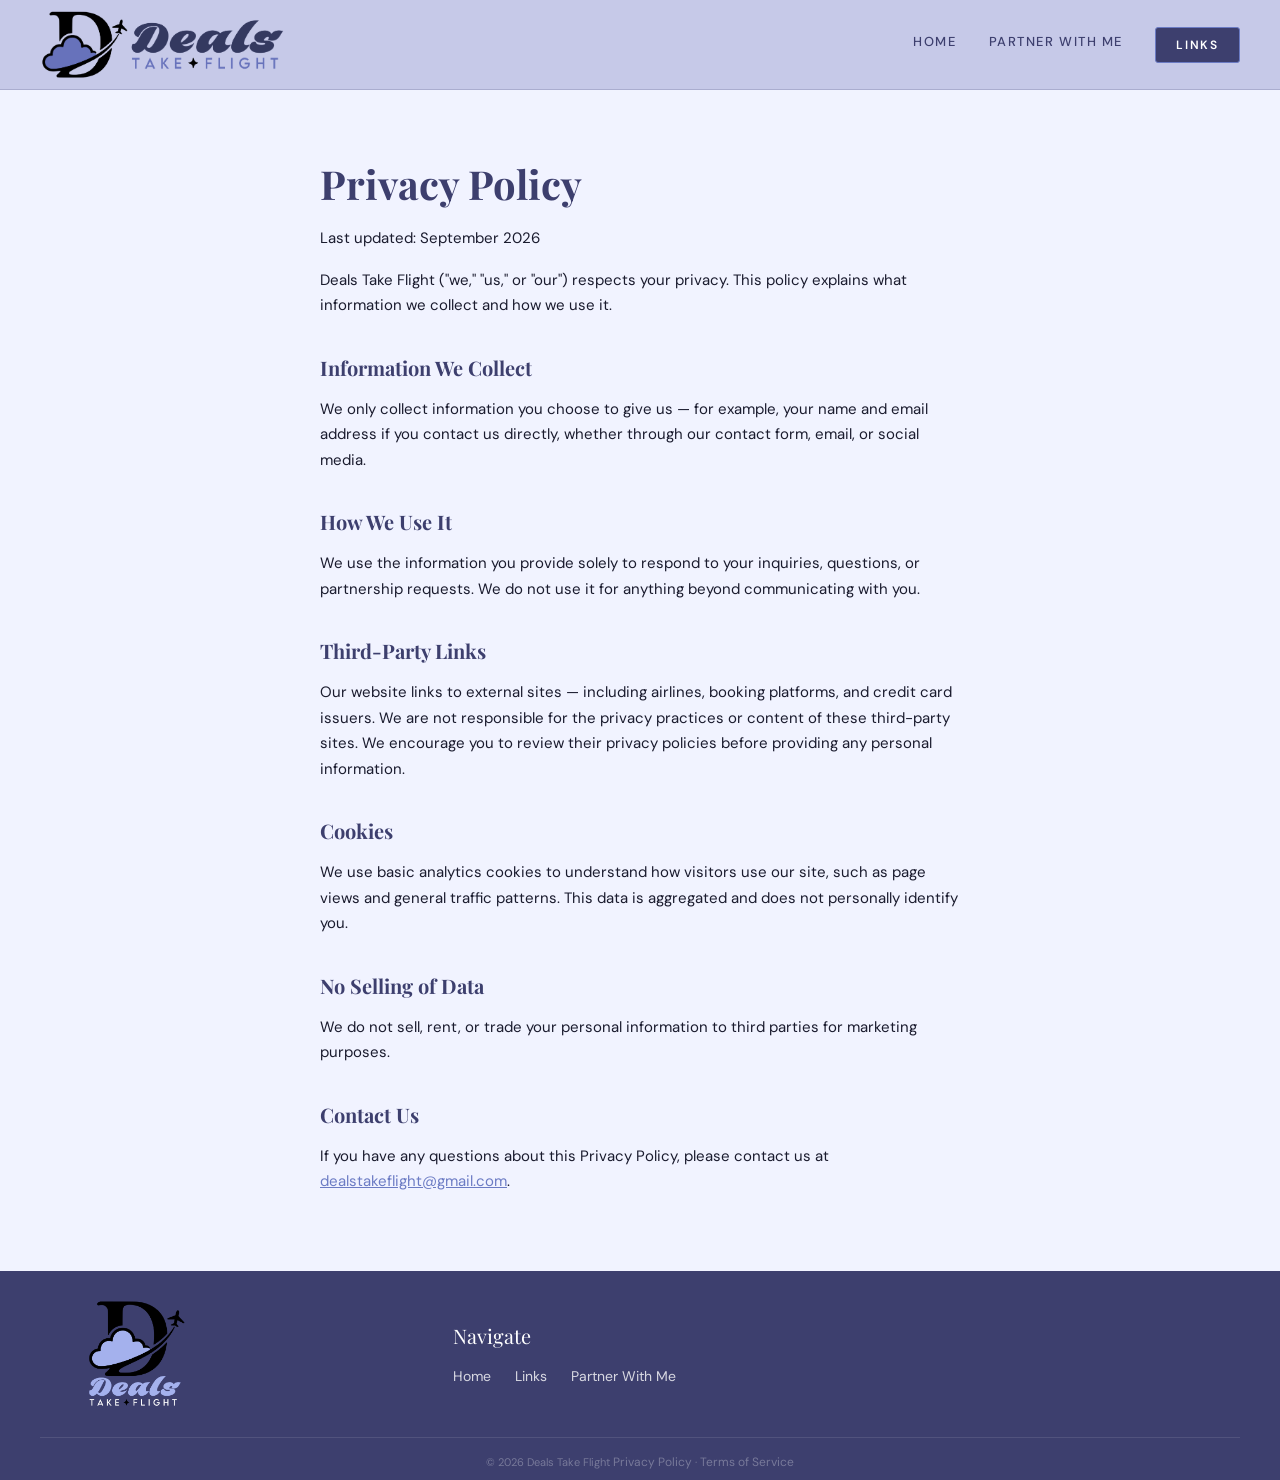
<file: privacy.html>
<!DOCTYPE html>
<html lang="en">
<head>
  <meta charset="UTF-8">
  <link rel="icon" type="image/png" href="assets/DTF Favicon.png">
  <link rel="apple-touch-icon" href="assets/DTF Favicon.png">
  <meta name="viewport" content="width=device-width, initial-scale=1.0">
  <title>Privacy Policy. Deals Take Flight</title>
  <meta name="description" content="Privacy Policy for Deals Take Flight.">
  <link rel="stylesheet" href="style.css">
  <link rel="stylesheet" href="https://cdnjs.cloudflare.com/ajax/libs/font-awesome/6.5.0/css/all.min.css">
  <style>
    body { background: #f1f3ff; }

    .legal-content {
      max-width: 720px;
      margin: 0 auto;
      padding: calc(var(--nav-height) + 60px) 40px 60px;
    }
    .legal-content h1 {
      font-family: var(--font-display);
      color: var(--navy);
      font-size: clamp(28px, 4vw, 40px);
      margin-bottom: 8px;
    }
    .legal-updated {
      font-size: 13px;
      color: var(--mid-gray);
      margin-bottom: 32px;
    }
    .legal-content h2 {
      font-family: var(--font-display);
      color: var(--navy);
      font-size: 20px;
      margin: 32px 0 12px;
    }
    .legal-content p {
      font-size: 15px;
      color: var(--near-black);
      margin-bottom: 16px;
    }
    .legal-content a { color: var(--cornflower); }

    @media (max-width: 600px) {
      .legal-content { padding: calc(var(--nav-height) + 40px) 20px 40px; }
    }

    /* ── FOOTER ── */
    footer { background: var(--navy); padding: 0; }
    .footer-top {
      display: grid;
      grid-template-columns: 1fr 2fr;
      align-items: center;
      padding: 28px 40px;
      gap: 0;
      margin-bottom: 0;
      border-bottom: none;
    }
    .footer-logo-img { height: 110px; width: auto; display: block; }
    .footer-nav-heading { font-family: var(--font-display); font-size: 20px; color: var(--white); font-weight: 400; margin-bottom: 12px; }
    .footer-nav-links { display: flex; flex-wrap: wrap; gap: 24px; }
    .footer-nav-links a { font-size: 14px; color: rgba(255,255,255,0.8); text-decoration: none; transition: color 0.2s; }
    .footer-nav-links a:hover { color: var(--white); }
    .footer-bottom {
      display: block;
      padding: 8px 60px 8px;
      border-top: 1px solid rgba(255,255,255,0.1);
      font-size: 11px;
      color: rgba(255,255,255,0.3);
      text-align: center;
    }
    @media (max-width: 700px) {
      .footer-top { grid-template-columns: 1fr; text-align: center; justify-items: center; gap: 24px; padding: 40px 24px; }
      .footer-nav-links { justify-content: center; gap: 24px; }
    }
  </style>
</head>
<body>

  <nav class="nav">
    <a href="index.html" class="nav-logo">
      <img src="assets/DTF logo -no background full text.png" alt="Deals Take Flight logo" class="nav-logo-img" style="height:70px;width:auto;">
    </a>
    <ul class="nav-links">
      <li><a href="index.html">Home</a></li>
      <li><a href="contact.html">Partner With Me</a></li>
      <li><a href="linktree.html" class="nav-cta">Links</a></li>
    </ul>
    <button class="nav-hamburger" aria-label="Toggle menu">
      <span></span>
      <span></span>
      <span></span>
    </button>
  </nav>

  <div class="legal-content">
    <h1>Privacy Policy</h1>
    <p class="legal-updated">Last updated: September 2026</p>

    <p>Deals Take Flight ("we," "us," or "our") respects your privacy. This policy explains what information we collect and how we use it.</p>

    <h2>Information We Collect</h2>
    <p>We only collect information you choose to give us — for example, your name and email address if you contact us directly, whether through our contact form, email, or social media.</p>

    <h2>How We Use It</h2>
    <p>We use the information you provide solely to respond to your inquiries, questions, or partnership requests. We do not use it for anything beyond communicating with you.</p>

    <h2>Third-Party Links</h2>
    <p>Our website links to external sites — including airlines, booking platforms, and credit card issuers. We are not responsible for the privacy practices or content of these third-party sites. We encourage you to review their privacy policies before providing any personal information.</p>

    <h2>Cookies</h2>
    <p>We use basic analytics cookies to understand how visitors use our site, such as page views and general traffic patterns. This data is aggregated and does not personally identify you.</p>

    <h2>No Selling of Data</h2>
    <p>We do not sell, rent, or trade your personal information to third parties for marketing purposes.</p>

    <h2>Contact Us</h2>
    <p>If you have any questions about this Privacy Policy, please contact us at <a href="mailto:dealstakeflight@gmail.com">dealstakeflight@gmail.com</a>.</p>
  </div>

  <footer>
    <div class="footer-inner">
      <div class="footer-top">
        <div class="footer-brand">
          <a href="index.html">
            <img src="assets/DTF logo square no background dark back ground.png" alt="Deals Take Flight" class="footer-logo-img">
          </a>
        </div>
        <div class="footer-nav-col">
          <h3 class="footer-nav-heading">Navigate</h3>
          <div class="footer-nav-links">
            <a href="index.html">Home</a>
            <a href="linktree.html">Links</a>
            <a href="contact.html">Partner With Me</a>
          </div>
        </div>
      </div>
      <div class="footer-bottom">
        © 2026 Deals Take Flight
        <div class="footer-legal"><a href="privacy.html">Privacy Policy</a> · <a href="terms.html">Terms of Service</a></div>
      </div>
    </div>
  </footer>

  <script src="main.js"></script>
</body>
</html>
</file>
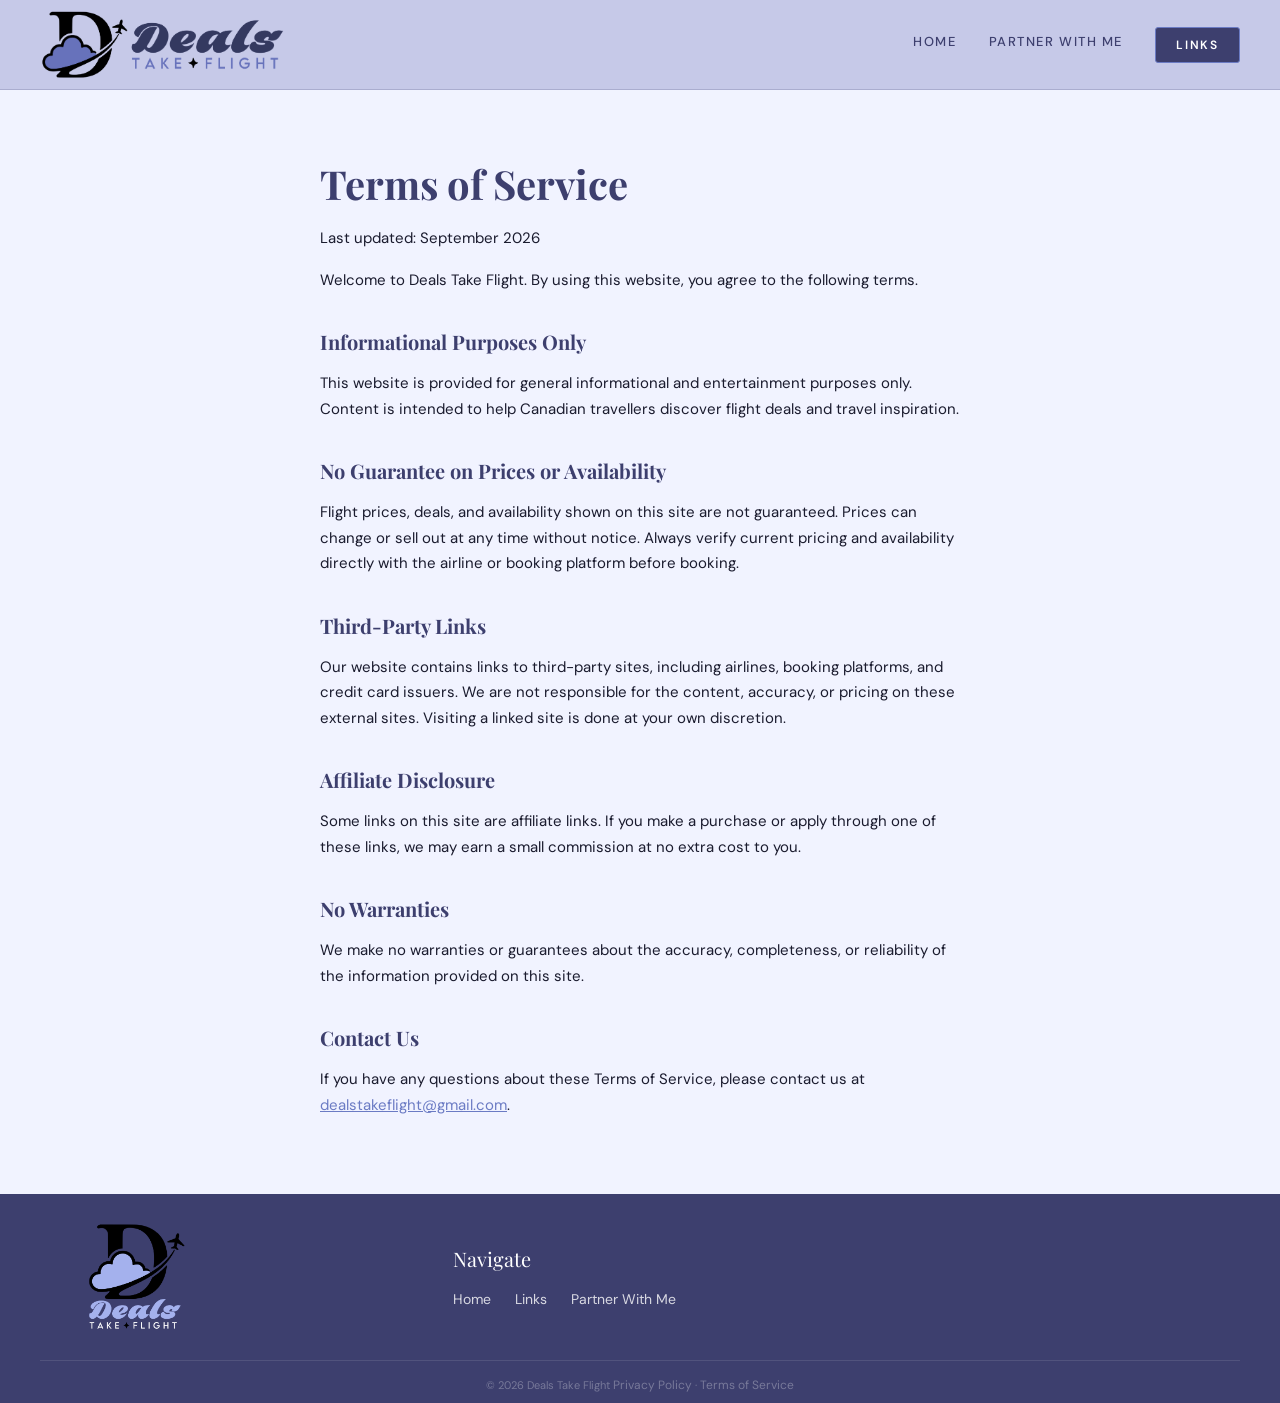
<file: terms.html>
<!DOCTYPE html>
<html lang="en">
<head>
  <meta charset="UTF-8">
  <link rel="icon" type="image/png" href="assets/DTF Favicon.png">
  <link rel="apple-touch-icon" href="assets/DTF Favicon.png">
  <meta name="viewport" content="width=device-width, initial-scale=1.0">
  <title>Terms of Service. Deals Take Flight</title>
  <meta name="description" content="Terms of Service for Deals Take Flight.">
  <link rel="stylesheet" href="style.css">
  <link rel="stylesheet" href="https://cdnjs.cloudflare.com/ajax/libs/font-awesome/6.5.0/css/all.min.css">
  <style>
    body { background: #f1f3ff; }

    .legal-content {
      max-width: 720px;
      margin: 0 auto;
      padding: calc(var(--nav-height) + 60px) 40px 60px;
    }
    .legal-content h1 {
      font-family: var(--font-display);
      color: var(--navy);
      font-size: clamp(28px, 4vw, 40px);
      margin-bottom: 8px;
    }
    .legal-updated {
      font-size: 13px;
      color: var(--mid-gray);
      margin-bottom: 32px;
    }
    .legal-content h2 {
      font-family: var(--font-display);
      color: var(--navy);
      font-size: 20px;
      margin: 32px 0 12px;
    }
    .legal-content p {
      font-size: 15px;
      color: var(--near-black);
      margin-bottom: 16px;
    }
    .legal-content a { color: var(--cornflower); }

    @media (max-width: 600px) {
      .legal-content { padding: calc(var(--nav-height) + 40px) 20px 40px; }
    }

    /* ── FOOTER ── */
    footer { background: var(--navy); padding: 0; }
    .footer-top {
      display: grid;
      grid-template-columns: 1fr 2fr;
      align-items: center;
      padding: 28px 40px;
      gap: 0;
      margin-bottom: 0;
      border-bottom: none;
    }
    .footer-logo-img { height: 110px; width: auto; display: block; }
    .footer-nav-heading { font-family: var(--font-display); font-size: 20px; color: var(--white); font-weight: 400; margin-bottom: 12px; }
    .footer-nav-links { display: flex; flex-wrap: wrap; gap: 24px; }
    .footer-nav-links a { font-size: 14px; color: rgba(255,255,255,0.8); text-decoration: none; transition: color 0.2s; }
    .footer-nav-links a:hover { color: var(--white); }
    .footer-bottom {
      display: block;
      padding: 8px 60px 8px;
      border-top: 1px solid rgba(255,255,255,0.1);
      font-size: 11px;
      color: rgba(255,255,255,0.3);
      text-align: center;
    }
    @media (max-width: 700px) {
      .footer-top { grid-template-columns: 1fr; text-align: center; justify-items: center; gap: 24px; padding: 40px 24px; }
      .footer-nav-links { justify-content: center; gap: 24px; }
    }
  </style>
</head>
<body>

  <nav class="nav">
    <a href="index.html" class="nav-logo">
      <img src="assets/DTF logo -no background full text.png" alt="Deals Take Flight logo" class="nav-logo-img" style="height:70px;width:auto;">
    </a>
    <ul class="nav-links">
      <li><a href="index.html">Home</a></li>
      <li><a href="contact.html">Partner With Me</a></li>
      <li><a href="linktree.html" class="nav-cta">Links</a></li>
    </ul>
    <button class="nav-hamburger" aria-label="Toggle menu">
      <span></span>
      <span></span>
      <span></span>
    </button>
  </nav>

  <div class="legal-content">
    <h1>Terms of Service</h1>
    <p class="legal-updated">Last updated: September 2026</p>

    <p>Welcome to Deals Take Flight. By using this website, you agree to the following terms.</p>

    <h2>Informational Purposes Only</h2>
    <p>This website is provided for general informational and entertainment purposes only. Content is intended to help Canadian travellers discover flight deals and travel inspiration.</p>

    <h2>No Guarantee on Prices or Availability</h2>
    <p>Flight prices, deals, and availability shown on this site are not guaranteed. Prices can change or sell out at any time without notice. Always verify current pricing and availability directly with the airline or booking platform before booking.</p>

    <h2>Third-Party Links</h2>
    <p>Our website contains links to third-party sites, including airlines, booking platforms, and credit card issuers. We are not responsible for the content, accuracy, or pricing on these external sites. Visiting a linked site is done at your own discretion.</p>

    <h2>Affiliate Disclosure</h2>
    <p>Some links on this site are affiliate links. If you make a purchase or apply through one of these links, we may earn a small commission at no extra cost to you.</p>

    <h2>No Warranties</h2>
    <p>We make no warranties or guarantees about the accuracy, completeness, or reliability of the information provided on this site.</p>

    <h2>Contact Us</h2>
    <p>If you have any questions about these Terms of Service, please contact us at <a href="mailto:dealstakeflight@gmail.com">dealstakeflight@gmail.com</a>.</p>
  </div>

  <footer>
    <div class="footer-inner">
      <div class="footer-top">
        <div class="footer-brand">
          <a href="index.html">
            <img src="assets/DTF logo square no background dark back ground.png" alt="Deals Take Flight" class="footer-logo-img">
          </a>
        </div>
        <div class="footer-nav-col">
          <h3 class="footer-nav-heading">Navigate</h3>
          <div class="footer-nav-links">
            <a href="index.html">Home</a>
            <a href="linktree.html">Links</a>
            <a href="contact.html">Partner With Me</a>
          </div>
        </div>
      </div>
      <div class="footer-bottom">
        © 2026 Deals Take Flight
        <div class="footer-legal"><a href="privacy.html">Privacy Policy</a> · <a href="terms.html">Terms of Service</a></div>
      </div>
    </div>
  </footer>

  <script src="main.js"></script>
</body>
</html>
</file>
<file: style.css>
@import url('https://fonts.googleapis.com/css2?family=Playfair+Display:ital,wght@0,400;0,700;1,400&family=DM+Sans:wght@300;400;500;600&display=swap');

:root {
  --navy:           #3D3F6E;
  --navy-dark:      #2A2C52;
  --navy-light:     #5558A0;
  --cornflower:     #6B7BC4;
  --periwinkle:     #C5C8E8;
  --periwinkle-mid: #A8ACDA;
  --near-black:     #1A1B2E;
  --white:          #FFFFFF;
  --off-white:      #F7F8FC;
  --light-bg:       #EEF0F9;
  --mid-gray:       #6B6D8A;
  --light-border:   #D8DBF0;
  --font-display:   'Playfair Display', Georgia, serif;
  --font-body:      'DM Sans', system-ui, sans-serif;
  --nav-height:     90px;
  --transition:     all 0.25s ease;
}

*, *::before, *::after { box-sizing: border-box; margin: 0; padding: 0; }
html { scroll-behavior: smooth; }

body {
  font-family: var(--font-body);
  background: var(--off-white);
  color: var(--near-black);
  font-size: 16px;
  line-height: 1.7;
}

/* ── NAVIGATION ── */
.nav {
  position: fixed; top: 0; left: 0; right: 0;
  height: var(--nav-height);
  background: rgba(197, 200, 232, 0.97);
  backdrop-filter: blur(12px);
  display: flex; align-items: center; justify-content: space-between;
  padding: 0 40px; z-index: 1000;
  border-bottom: 1px solid rgba(61,63,110,0.2);
}

.nav-logo { display: flex; align-items: center; gap: 12px; text-decoration: none; }
.nav-logo-img { height: 60px; width: auto; object-fit: contain; }
.nav-logo-text { display: flex; flex-direction: column; line-height: 1.15; }
.nav-logo-text span:first-child { font-family: var(--font-display); font-size: 17px; color: var(--navy); font-weight: 700; }
.nav-logo-text span:last-child { font-size: 10px; text-transform: uppercase; letter-spacing: 0.2em; color: var(--navy-light); font-weight: 500; }

.nav-links { display: flex; gap: 32px; list-style: none; }
.nav-links a { text-decoration: none; color: var(--navy); font-size: 13px; font-weight: 500; text-transform: uppercase; letter-spacing: 0.12em; transition: var(--transition); position: relative; padding-bottom: 3px; }
.nav-links a::after { content: ''; position: absolute; bottom: 0; left: 0; width: 0; height: 1.5px; background: var(--cornflower); transition: width 0.3s ease; }
.nav-links a:hover, .nav-links a.active { color: var(--navy-dark); }
.nav-links a:hover::after, .nav-links a.active::after { width: 100%; }

.nav-cta { background: var(--navy) !important; color: var(--white) !important; padding: 8px 20px; border-radius: 3px; font-size: 12px !important; font-weight: 600 !important; letter-spacing: 0.15em !important; border: 1px solid var(--cornflower) !important; transition: background 0.2s !important; }
.nav-cta:hover { background: var(--navy-dark) !important; }
.nav-cta::after { display: none !important; }

@media (min-width: 601px) {
  .nav-cta {
    display: inline-flex !important;
    align-items: center !important;
    justify-content: center !important;
    line-height: 1 !important;
    padding-top: 0 !important;
    padding-bottom: 0 !important;
    height: 36px;
  }
}

/* ── HERO ── */
.hero { min-height: 100vh; padding-top: var(--nav-height); display: flex; align-items: center; position: relative; overflow: hidden; }
.hero-bg { position: absolute; inset: 0; background: var(--near-black); z-index: 0; }
.hero-bg::before { content: ''; position: absolute; inset: 0; background: radial-gradient(ellipse at 15% 60%, rgba(107,123,196,0.2) 0%, transparent 50%), radial-gradient(ellipse at 85% 15%, rgba(197,200,232,0.07) 0%, transparent 45%), radial-gradient(ellipse at 50% 100%, rgba(61,63,110,0.3) 0%, transparent 50%); }

.hero-content { position: relative; z-index: 1; max-width: 1200px; margin: 0 auto; padding: 80px 40px; display: grid; grid-template-columns: 1fr 1fr; gap: 80px; align-items: center; width: 100%; }
.hero-badge { display: inline-flex; align-items: center; gap: 8px; background: rgba(107,123,196,0.15); border: 1px solid rgba(107,123,196,0.35); color: var(--periwinkle); font-size: 11px; font-weight: 600; letter-spacing: 0.18em; text-transform: uppercase; padding: 6px 14px; border-radius: 3px; margin-bottom: 24px; }
.hero-title { font-family: var(--font-display); font-size: clamp(32px, 4vw, 52px); color: var(--white); line-height: 1.1; margin-bottom: 24px; }
.hero-title em { font-style: italic; color: var(--cornflower); }
.hero-subtitle { font-size: 17px; color: rgba(255,255,255,0.6); line-height: 1.8; margin-bottom: 40px; max-width: 480px; }
.hero-actions { display: flex; gap: 16px; align-items: center; flex-wrap: wrap; }

/* ── BUTTONS ── */
.btn-primary { background: var(--navy); color: var(--white); padding: 14px 32px; font-size: 13px; font-weight: 600; letter-spacing: 0.12em; text-transform: uppercase; text-decoration: none; border-radius: 3px; border: 1px solid var(--cornflower); cursor: pointer; transition: background 0.2s, transform 0.15s; display: inline-block; }
.btn-primary:hover { background: var(--navy-dark); transform: translateY(-1px); }
.btn-secondary { background: transparent; color: rgba(255,255,255,0.75); padding: 14px 32px; font-size: 13px; font-weight: 500; letter-spacing: 0.1em; text-transform: uppercase; text-decoration: none; border: 1px solid rgba(197,200,232,0.3); border-radius: 3px; cursor: pointer; transition: var(--transition); display: inline-block; }
.btn-secondary:hover { border-color: rgba(197,200,232,0.7); color: var(--white); }

/* ── STAT CARDS ── */
.hero-stats { display: grid; grid-template-columns: 1fr 1fr; gap: 2px; }
.stat-card { background: rgba(107,123,196,0.1); border: 1px solid rgba(107,123,196,0.2); padding: 28px 24px; transition: background 0.2s; }
.stat-card:hover { background: rgba(107,123,196,0.17); }
.stat-card:first-child  { border-radius: 4px 0 0 0; }
.stat-card:nth-child(2) { border-radius: 0 4px 0 0; }
.stat-card:nth-child(3) { border-radius: 0 0 0 4px; }
.stat-card:last-child   { border-radius: 0 0 4px 0; }
.stat-number { font-family: var(--font-display); font-size: 36px; font-weight: 700; color: var(--white); line-height: 1; margin-bottom: 6px; }
.stat-number span { color: var(--cornflower); }
.stat-label { font-size: 12px; color: rgba(255,255,255,0.4); text-transform: uppercase; letter-spacing: 0.1em; font-weight: 500; }

/* ── SECTIONS ── */
.section { padding: 100px 40px; max-width: 1200px; margin: 0 auto; }
.section-label { font-size: 11px; font-weight: 700; letter-spacing: 0.22em; text-transform: uppercase; color: var(--cornflower); margin-bottom: 12px; }
.section-title { font-family: var(--font-display); font-size: clamp(28px, 3.5vw, 44px); line-height: 1.2; color: var(--near-black); margin-bottom: 20px; }
.section-subtitle { font-size: 16px; color: var(--mid-gray); line-height: 1.8; max-width: 580px; margin-bottom: 52px; }

/* ── DEAL CARDS ── */
.deals-grid { display: grid; grid-template-columns: repeat(auto-fill, minmax(320px, 1fr)); gap: 24px; }
.deal-card { background: var(--white); border: 1px solid var(--light-border); overflow: hidden; transition: transform 0.25s, box-shadow 0.25s; cursor: pointer; position: relative; border-radius: 4px; }
.deal-card:hover { transform: translateY(-4px); box-shadow: 0 16px 48px rgba(61,63,110,0.12); }
.deal-card-image { height: 200px; background: var(--near-black); position: relative; overflow: hidden; display: flex; align-items: center; justify-content: center; font-size: 60px; }
.deal-card-image-bg { position: absolute; inset: 0; font-size: 120px; display: flex; align-items: center; justify-content: center; opacity: 0.15; }
.deal-tag { position: absolute; top: 12px; left: 12px; background: var(--navy); color: var(--white); font-size: 10px; font-weight: 700; letter-spacing: 0.14em; text-transform: uppercase; padding: 4px 10px; border-radius: 2px; }
.deal-card-body { padding: 24px; }
.deal-route { font-size: 20px; font-weight: 600; color: var(--near-black); margin-bottom: 6px; }
.deal-meta { font-size: 13px; color: var(--mid-gray); margin-bottom: 16px; }
.deal-price-row { display: flex; align-items: flex-end; justify-content: space-between; }
.deal-price { display: flex; flex-direction: column; }
.deal-was { font-size: 12px; color: var(--mid-gray); text-decoration: line-through; }
.deal-now { font-family: var(--font-display); font-size: 28px; font-weight: 700; color: var(--navy); line-height: 1; }
.deal-now sup { font-size: 14px; vertical-align: super; }
.deal-savings { background: rgba(61,63,110,0.08); color: var(--navy); font-size: 11px; font-weight: 700; padding: 4px 10px; border-radius: 2px; }

/* ── DIVIDER ── */
.divider-section { background: var(--near-black); padding: 40px 40px; text-align: center; position: relative; overflow: hidden; }
.divider-section::before { content: '✈'; position: absolute; font-size: 300px; opacity: 0.03; left: 50%; top: 50%; transform: translate(-50%,-50%); }
.divider-section h2 { font-family: var(--font-display); font-size: clamp(24px, 3vw, 36px); color: var(--white); margin-bottom: 16px; }
.divider-section p { color: rgba(255,255,255,0.55); max-width: 520px; margin: 0 auto 32px; font-size: 16px; }

/* ── FOOTER ── */
footer { background: var(--near-black); color: rgba(255,255,255,0.45); padding: 60px 40px 30px; }
.footer-inner { max-width: 1200px; margin: 0 auto; }
.footer-top { display: grid; grid-template-columns: 2fr 1fr 1fr 1fr; gap: 48px; margin-bottom: 48px; padding-bottom: 48px; border-bottom: 1px solid rgba(107,123,196,0.15); }
.footer-brand p { font-size: 14px; line-height: 1.8; margin-top: 16px; color: rgba(255,255,255,0.35); }
.footer-col h4 { font-size: 11px; font-weight: 600; text-transform: uppercase; letter-spacing: 0.15em; color: rgba(255,255,255,0.5); margin-bottom: 16px; }
.footer-col a { display: block; color: rgba(255,255,255,0.3); text-decoration: none; font-size: 14px; margin-bottom: 10px; transition: color 0.2s; }
.footer-col a:hover { color: rgba(255,255,255,0.75); }
.footer-bottom { display: flex; justify-content: space-between; align-items: center; font-size: 12px; color: rgba(255,255,255,0.2); }
.footer-legal { display: inline-block; margin-top: 6px; }
.footer-legal a { font-size: 12px; color: rgba(255,255,255,0.3); text-decoration: none; transition: color 0.2s; }
.footer-legal a:hover { color: var(--white); }

/* ── PAGE HERO ── */
.page-hero { padding-top: var(--nav-height); background: var(--near-black); padding-bottom: 60px; position: relative; overflow: hidden; }
.page-hero::before { content: ''; position: absolute; inset: 0; background: radial-gradient(ellipse at 20% 80%, rgba(107,123,196,0.15) 0%, transparent 55%); }
.page-hero-inner { position: relative; z-index: 1; max-width: 1200px; margin: 0 auto; padding: 60px 40px 0; }
.page-hero-inner .section-label { color: var(--periwinkle-mid); }
.page-hero-inner .section-title  { color: var(--white); }
.page-hero-inner .section-subtitle { color: rgba(255,255,255,0.5); }

/* ── RESPONSIVE ── */
@media (max-width: 900px) {
  .nav { padding: 0 20px; }
  .nav-links { gap: 20px; }
  .hero-content { grid-template-columns: 1fr; gap: 48px; }
  .hero-stats { grid-template-columns: repeat(2, 1fr); }
  .footer-top { grid-template-columns: 1fr 1fr; }
  .section { padding: 64px 20px; }
}
@media (max-width: 600px) {
  .hero-content { padding: 48px 20px; }
  .hero-actions { flex-direction: column; align-items: flex-start; }
  .footer-top { grid-template-columns: 1fr; gap: 32px; }
  .footer-bottom { flex-direction: column; gap: 8px; text-align: center; }
}

/* ── HAMBURGER MENU ── */
.nav-hamburger {
  display: none;
  flex-direction: column;
  justify-content: center;
  gap: 5px;
  background: none;
  border: none;
  cursor: pointer;
  padding: 6px;
  flex-shrink: 0;
}
.nav-hamburger span {
  display: block;
  width: 24px;
  height: 2px;
  background: var(--navy);
  border-radius: 2px;
  transition: transform 0.3s ease, opacity 0.2s ease;
  transform-origin: center;
}
/* Animate into X when open */
.nav.nav-open .nav-hamburger span:nth-child(1) { transform: translateY(7px) rotate(45deg); }
.nav.nav-open .nav-hamburger span:nth-child(2) { opacity: 0; transform: scaleX(0); }
.nav.nav-open .nav-hamburger span:nth-child(3) { transform: translateY(-7px) rotate(-45deg); }

@media (max-width: 600px) {
  .nav-hamburger { display: flex; }

  .nav-links {
    display: flex;
    position: absolute;
    top: var(--nav-height);
    left: 0;
    right: 0;
    flex-direction: column;
    background: #C5C8E8;
    max-height: 0;
    overflow: hidden;
    transition: max-height 0.35s ease;
    gap: 0;
    padding: 0;
    list-style: none;
  }
  .nav.nav-open .nav-links { max-height: 400px; }

  .nav-links li { width: 100%; }
  .nav-links a {
    display: block;
    padding: 16px 24px;
    color: var(--navy) !important;
    font-size: 14px !important;
    letter-spacing: 0.1em;
    border-bottom: 1px solid rgba(61,63,110,0.1);
  }
  .nav-links a::after { display: none !important; }
  .nav-cta {
    display: block;
    margin: 8px 20px 16px;
    padding: 12px 20px !important;
    padding-left: 20px !important;
    text-align: left;
    border-bottom: none !important;
    border-radius: 6px;
  }
  .nav-links a.nav-cta {
    color: #FFFFFF !important;
  }
}
</file>
